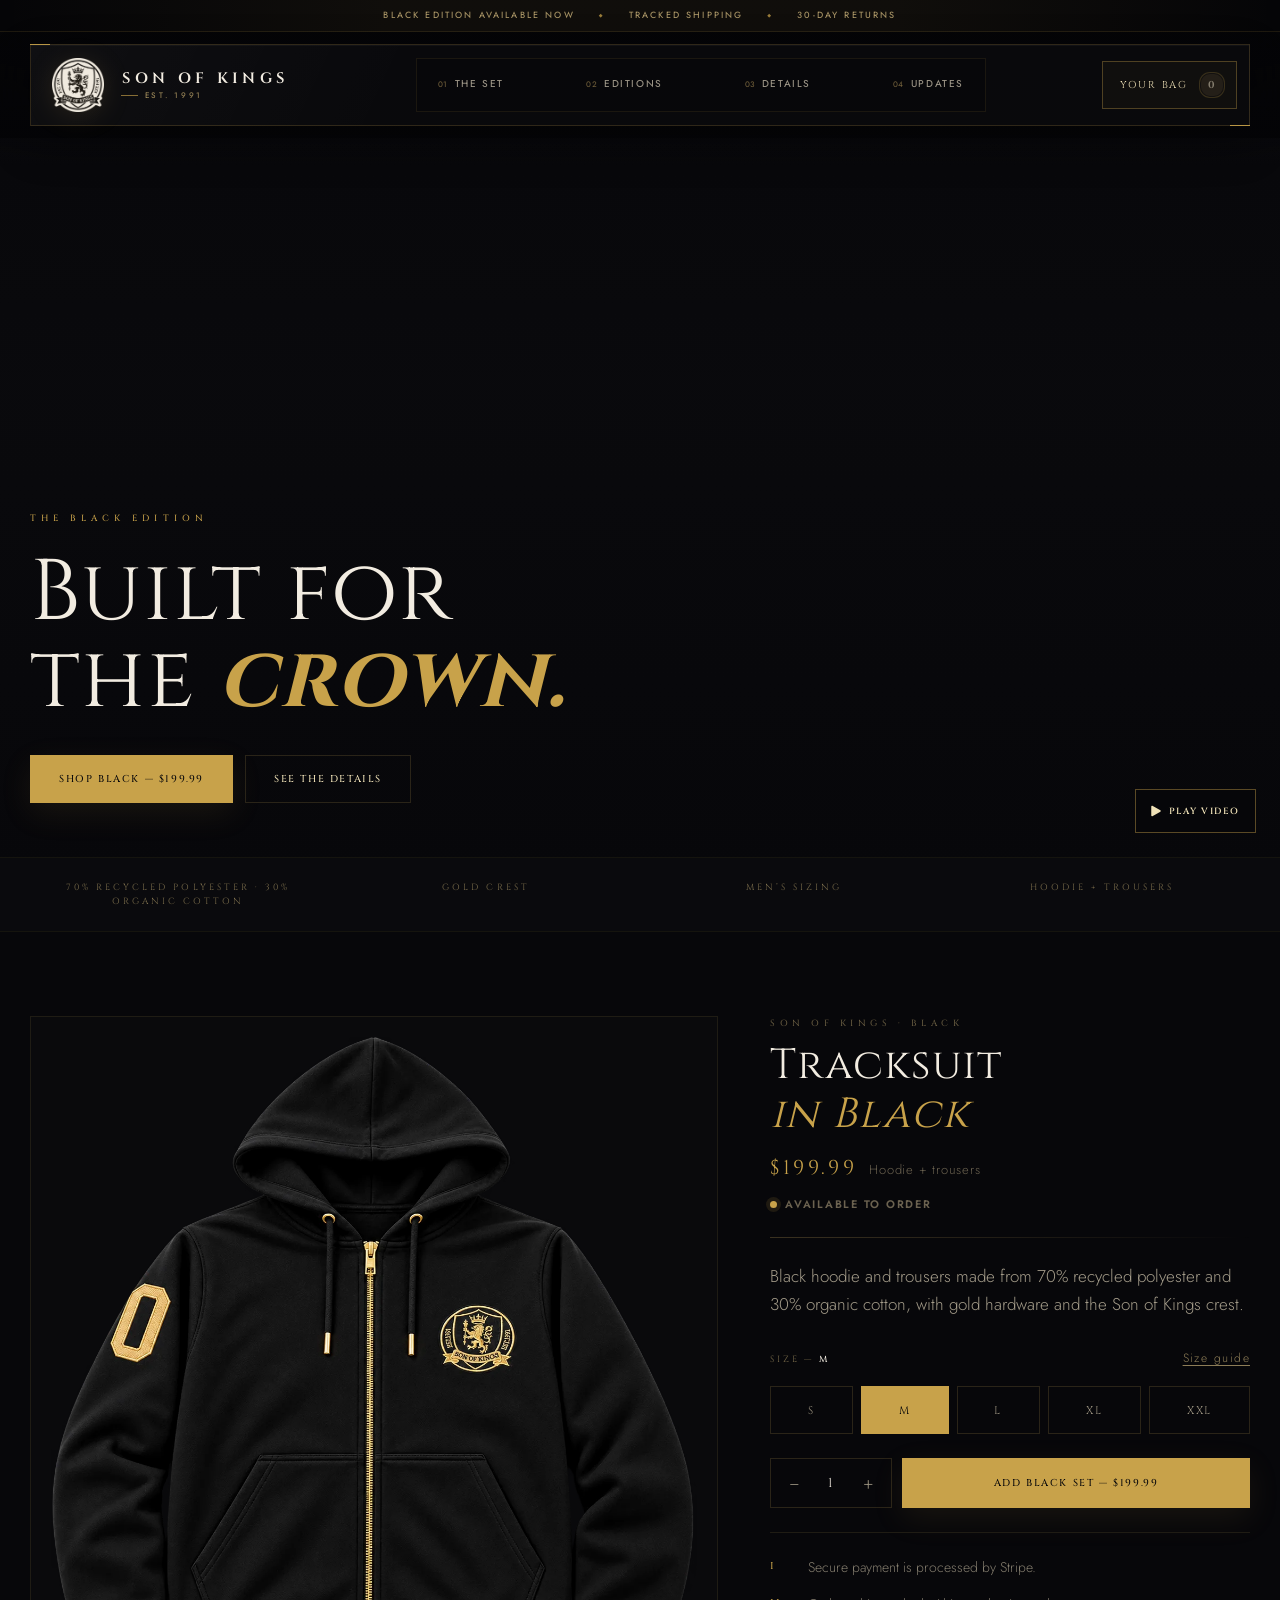
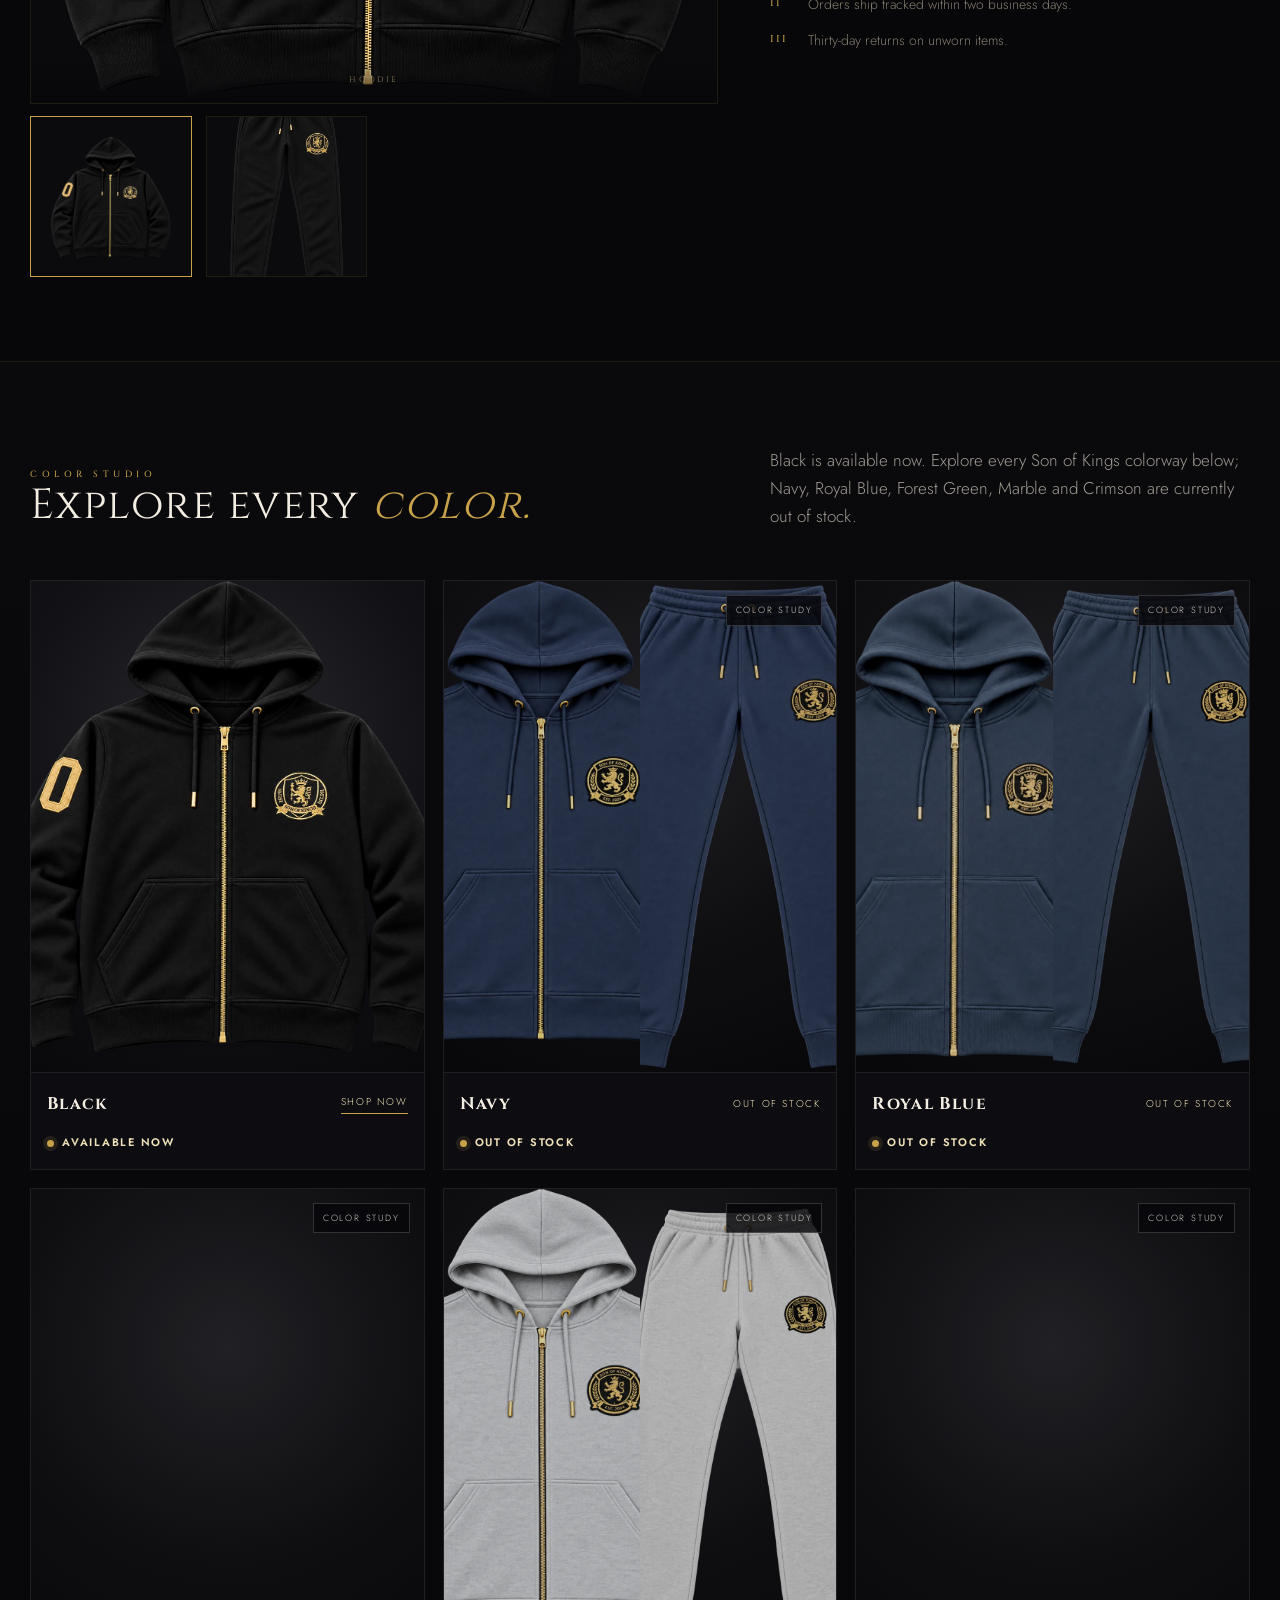
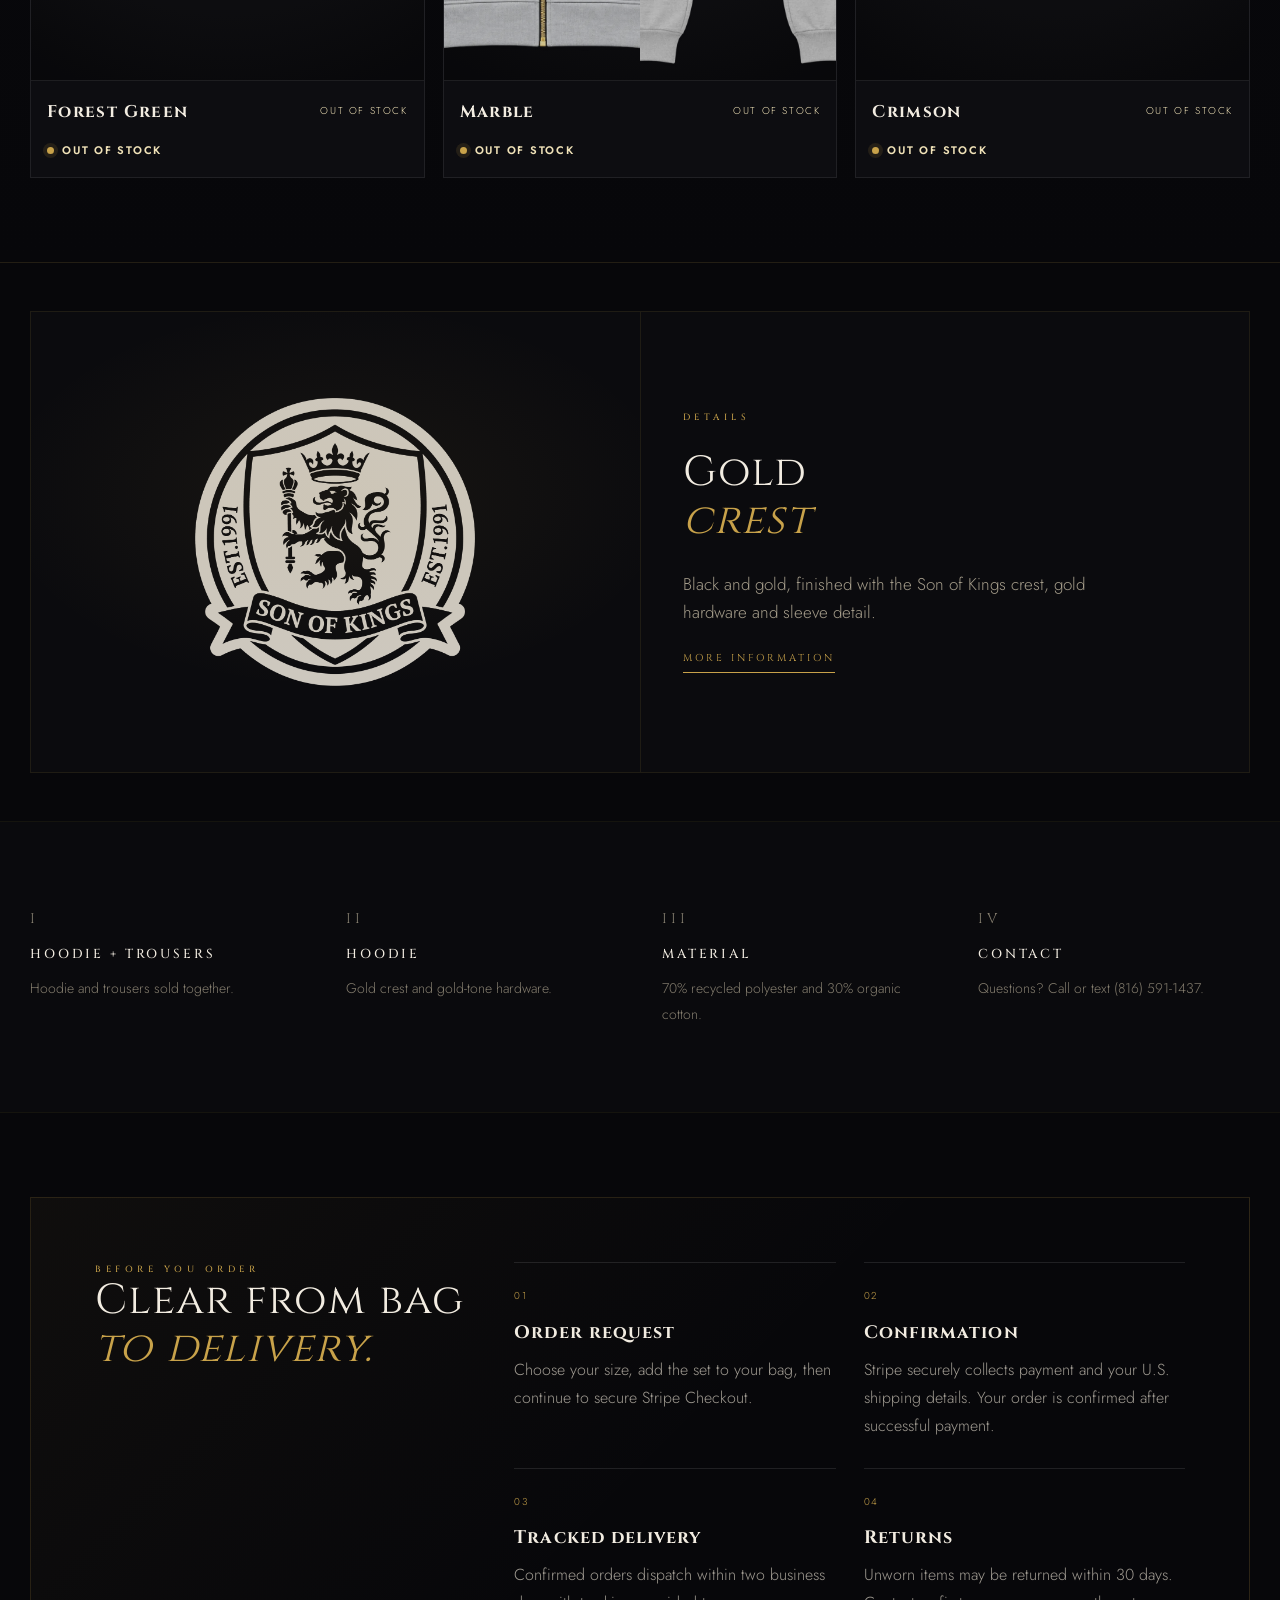
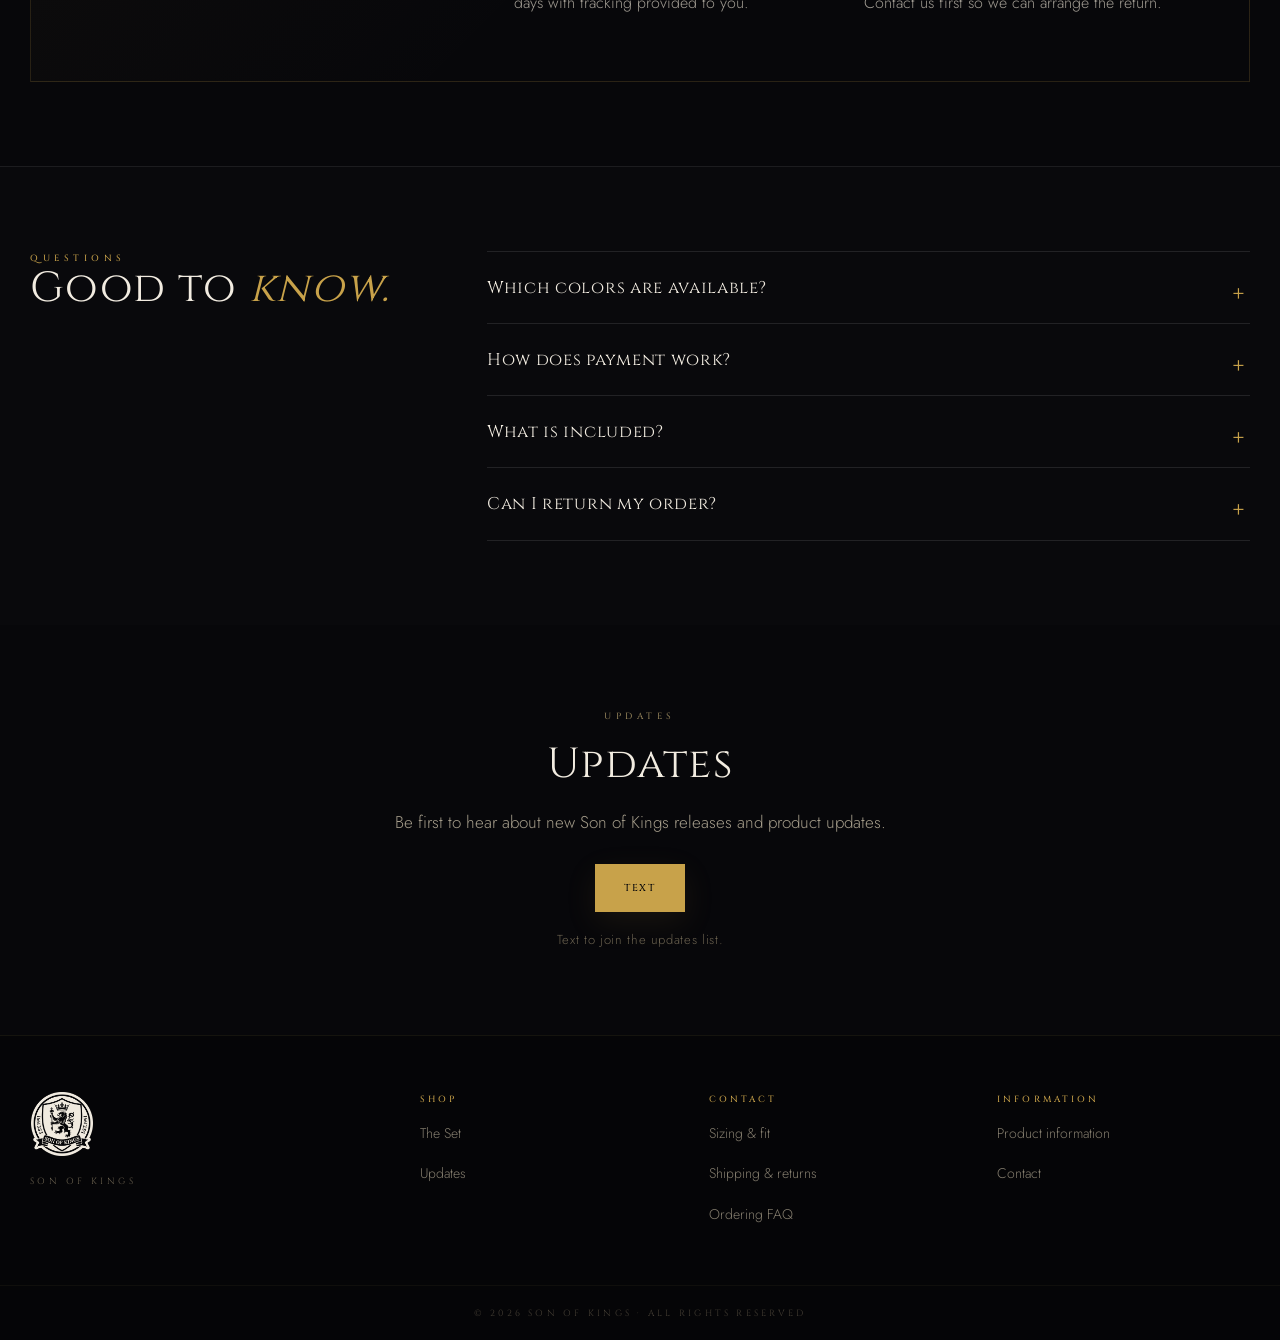
<file: index.html>
<!doctype html>
<html lang="en">
<head>
<meta charset="utf-8">
<meta name="viewport" content="width=device-width, initial-scale=1, viewport-fit=cover">
<title>Son of Kings — Black Tracksuit</title>
<meta name="description" content="Son of Kings presents the Crest Tracksuit in black: 70% recycled polyester and 30% organic cotton with signature gold detailing. $199.99.">
<meta name="theme-color" content="#07070a">
<meta name="color-scheme" content="dark">
<link rel="canonical" href="https://sonofkings.com/">

<meta property="og:type" content="website">
<meta property="og:site_name" content="Son of Kings">
<meta property="og:title" content="Son of Kings — Black Tracksuit">
<meta property="og:description" content="The Son of Kings Crest Tracksuit in black. 70% recycled polyester, 30% organic cotton, signature gold detailing.">
<meta property="og:image" content="assets/img/og-card.jpg">
<meta property="og:image:width" content="1200">
<meta property="og:image:height" content="630">
<meta name="twitter:card" content="summary_large_image">
<meta name="twitter:title" content="Son of Kings — Black Tracksuit">
<meta name="twitter:description" content="One set. Nothing else needed. An edition of one hundred and twenty.">
<meta name="twitter:image" content="assets/img/og-card.jpg">

<link rel="icon" href="assets/img/favicon.ico" sizes="any">
<link rel="apple-touch-icon" href="assets/img/apple-touch-icon.png">
<link rel="manifest" href="site.webmanifest">

<link rel="preload" href="assets/fonts/cinzel-latin.woff2" as="font" type="font/woff2" crossorigin>
<link rel="preload" href="assets/fonts/jost-latin.woff2" as="font" type="font/woff2" crossorigin>
<link rel="stylesheet" href="assets/css/site.css">
</head>
<body>

<a class="skip" href="#main">Skip to content</a>

<noscript>
  <p class="nojs-note">The bag needs JavaScript. To order without it, email
  <a href="mailto:MuhammadAsjad.RehmanHashmi@gmail.com?subject=Son%20of%20Kings%20order">MuhammadAsjad.RehmanHashmi@gmail.com</a>
  with your size.</p>
</noscript>

<p class="announce"><span>BLACK EDITION AVAILABLE NOW</span><span aria-hidden="true">◆</span><span>TRACKED SHIPPING</span><span aria-hidden="true">◆</span><span>30-DAY RETURNS</span></p>

<header class="header">
  <div class="header__bar">
    <a class="brand" href="#main" aria-label="Son of Kings — home">
      <img src="assets/img/crest@480.png" alt="" width="480" height="493" fetchpriority="high" decoding="async">
      <span class="brand__lines">
        <span class="brand__name">SON OF KINGS</span>
        <span class="brand__sub">EST. 1991</span>
      </span>
    </a>

    <nav class="nav" aria-label="Primary">
      <a href="#product"><span>01</span>The Set</a>
      <a href="#editions"><span>02</span>Editions</a>
      <a href="#atelier"><span>03</span>Details</a>
      <a href="#club"><span>04</span>Updates</a>
    </nav>

    <div class="header__actions">
      <button class="bag-btn" id="bag-open" type="button" aria-haspopup="dialog" aria-controls="bag">
        <span class="bag-btn__label">Your bag</span>
        <span class="bag-btn__count" id="bag-count" data-empty="true" aria-hidden="true">0</span>
        <span class="vh" id="bag-count-text">Bag, 0 items</span>
      </button>
      <button class="burger" id="nav-open" type="button" aria-expanded="false" aria-controls="mobile-nav">
        <span></span>
        <span class="vh">Open menu</span>
      </button>
    </div>
  </div>
</header>

<div class="mobile-nav" id="mobile-nav" role="dialog" aria-modal="true" aria-label="Menu" hidden>
  <div class="mobile-nav__top">
    <button class="icon-btn" id="nav-close" type="button">×<span class="vh">Close menu</span></button>
  </div>
  <nav class="mobile-nav__list" aria-label="Mobile">
    <a href="#product">The Set</a>
    <a href="#editions">Editions</a>
    <a href="#atelier">Details</a>
    <a href="#club">Updates</a>
  </nav>
  <div class="mobile-nav__foot">
    <p class="eyebrow"></p>
  </div>
</div>

<main id="main">

  <section class="hero" aria-labelledby="hero-title">
    <video class="hero__video" id="sok-hero-video" muted loop playsinline preload="none" aria-label="Son of Kings collection video">
      <source id="sok-hero-source" data-src="assets/sok final.mp4" type="video/mp4">
    </video>
    <button type="button" class="hero__video-play" id="sok-hero-play" aria-pressed="false" aria-label="Play background video">
      <svg width="10" height="12" viewBox="0 0 10 12" fill="none" xmlns="http://www.w3.org/2000/svg" aria-hidden="true">
        <path d="M1 1.5L9 6L1 10.5V1.5Z" fill="currentColor" stroke="currentColor" stroke-width="1.5" stroke-linecap="round" stroke-linejoin="round"/>
      </svg>
      <span>Play video</span>
    </button>
    <div class="hero__scrim" aria-hidden="true"></div>
    <div class="hero__body">
      <p class="eyebrow hero__eyebrow">THE BLACK EDITION</p>
      <h1 id="hero-title">Built for the <em>crown.</em></h1>
      <div class="hero__cta">
        <a class="btn btn--gold" href="#product">SHOP BLACK — $199.99</a>
        <a class="btn btn--ghost" href="#atelier">SEE THE DETAILS</a>
      </div>
    </div>
  </section>

  <div class="specs">
    <ul>
      <li>70% Recycled Polyester · 30% Organic Cotton</li>
      <li>Gold Crest</li>
      <li>Men’s Sizing</li>
      <li>Hoodie + Trousers</li>
    </ul>
  </div>

  <section class="section shell" id="product" aria-labelledby="product-title">
    <div class="product">

      <div class="gallery">
        <div class="gallery__stage">
          

          <figure class="plate plate--front" id="plate-front" data-active="true">
            <span class="plate__inner">
              <img class="plate__crest" src="assets/img/crest.png" alt="The Son of Kings crest: a crowned lion rampant on a shield, above a banner reading Son of Kings." width="960" height="987" decoding="async">
            </span>
            <figcaption class="plate__caption">Hoodie</figcaption>
          </figure>

          <figure class="plate plate--back" id="plate-back">
            <span class="plate__inner">
              <span class="plate__word">SON<br>OF KINGS</span>
              <img class="plate__crest" src="assets/img/crest@480.png" alt="" width="480" height="493" loading="lazy" decoding="async">
            </span>
            <figcaption class="plate__caption">Trousers</figcaption>
          </figure>

          
        </div>

        <div class="thumbs" role="group" aria-label="Choose a view">
          <button class="thumb" type="button" aria-pressed="true" data-view="front">
            <span class="plate plate--front" aria-hidden="true"><span class="plate__inner"><img class="plate__crest" src="assets/img/crest@480.png" alt="" width="480" height="493" loading="lazy" decoding="async"></span></span>
            <span class="vh">Front</span>
          </button>
          <button class="thumb" type="button" aria-pressed="false" data-view="back">
            <span class="plate plate--back" aria-hidden="true"><span class="plate__inner"><span class="plate__word">SON<br>OF KINGS</span><img class="plate__crest" src="assets/img/crest@480.png" alt="" width="480" height="493" loading="lazy" decoding="async"></span></span>
            <span class="vh">Reverse</span>
          </button>
          
        </div>
      </div>

      <div class="detail">
        <div class="detail__head">
          <p class="eyebrow">SON OF KINGS · BLACK</p>
          <h2 class="h2" id="product-title">Tracksuit<br><em>in Black</em></h2>
          <p class="detail__price">
            <b>$199.99</b>
            <span>Hoodie + trousers</span>
          </p>
          <p class="stock stock--live"><span></span>Available to order</p>
        </div>

        <div class="rule-fade"></div>

        <p class="lede" style="max-width:52ch">Black hoodie and trousers made from 70% recycled polyester and 30% organic cotton, with gold hardware and the Son of Kings crest.</p>

        <div class="sizes">
          <div class="sizes__head">
            <p class="sizes__label">Size — <b id="size-current">M</b></p>
            <button class="sizes__toggle" id="guide-toggle" type="button" aria-expanded="false" aria-controls="size-guide">Size guide</button>
          </div>

          <div class="size-list" id="size-list" role="radiogroup" aria-label="Choose a size">
            <button class="size" type="button" role="radio" aria-checked="false" data-size="S" tabindex="-1">S</button>
            <button class="size" type="button" role="radio" aria-checked="true" data-size="M">M</button>
            <button class="size" type="button" role="radio" aria-checked="false" data-size="L" tabindex="-1">L</button>
            <button class="size" type="button" role="radio" aria-checked="false" data-size="XL" tabindex="-1">XL</button>
            <button class="size" type="button" role="radio" aria-checked="false" data-size="XXL" tabindex="-1">XXL</button>
          </div>

          <div class="guide" id="size-guide" hidden>
            <p class="guide__head">Size guide — body measurements (inches)</p>
            <div class="guide__table-wrap">
              <table class="guide__table">
                <thead><tr><th>Size</th><th>Chest</th><th>Waist</th><th>Hip</th><th>Height</th></tr></thead>
                <tbody>
                  <tr><th>S</th><td>35–37.5</td><td>29–32</td><td>35–37.5</td><td>5'7"–6'0"</td></tr>
                  <tr><th>M</th><td>37.5–41</td><td>32–35</td><td>37.5–41</td><td>5'7"–6'0"</td></tr>
                  <tr><th>L</th><td>41–44</td><td>35–38</td><td>41–44</td><td>5'7"–6'0"</td></tr>
                  <tr><th>XL</th><td>44–48.5</td><td>38–43</td><td>44–47</td><td>5'7"–6'0"</td></tr>
                  <tr><th>XXL</th><td>48.5–53.5</td><td>43–47.5</td><td>47–50.5</td><td>5'7"–6'0"</td></tr>
                </tbody>
              </table>
            </div>
            <p class="guide__note">Body measurements. Between sizes: choose smaller for a closer fit or larger for a looser fit. If chest and waist suggest different sizes, use chest.</p>
          </div>
        </div>

        <div class="buy">
          <div class="qty">
            <button id="qty-dec" type="button" aria-label="Decrease quantity">&minus;</button>
            <output id="qty-value" for="qty-dec qty-inc" aria-live="polite">1</output>
            <button id="qty-inc" type="button" aria-label="Increase quantity">+</button>
          </div>
          <button class="btn btn--gold" id="add-to-bag" type="button">Add Black set — $199.99</button>
        </div>

        <ul class="terms" id="terms">
          <li><b>I</b><span>Secure payment is processed by Stripe.</span></li>
          <li><b>II</b><span>Orders ship tracked within two business days.</span></li>
          <li><b>III</b><span>Thirty-day returns on unworn items.</span></li>
        </ul>
      </div>
    </div>
  </section>

  <section class="section editions" id="editions" aria-labelledby="editions-title">
    <div class="shell">
      <div class="editions__head">
        <div>
          <p class="eyebrow eyebrow--gold">Color studio</p>
          <h2 class="h2" id="editions-title">What comes <em>next.</em></h2>
        </div>
        <p class="lede">Black is the only released edition. These color studies are previews—not sold-out inventory. Join the updates list to hear when a color is actually released.</p>
      </div>

      <div class="edition-grid">
        <article class="edition-card edition-card--available">
          <div class="edition-card__art edition-card__art--black">
            <img src="assets/img/black-hoodie.webp" alt="Black Son of Kings hoodie" loading="lazy" decoding="async">
          </div>
          <div class="edition-card__body"><h3>Black</h3><a href="#product">Shop now</a></div>
          <p class="stock stock--live"><span></span>Available now</p>
        </article>

        <article class="edition-card">
          <div class="edition-card__art"><img src="assets/enhanced/navy-hoodie.webp" alt="Navy Son of Kings hoodie" loading="lazy" decoding="async"><img src="assets/enhanced/navy-pants.webp" alt="Navy Son of Kings trousers" loading="lazy" decoding="async"></div>
          <div class="edition-card__body"><h3>Navy</h3><span>Preview</span></div>
        </article>
        <article class="edition-card">
          <div class="edition-card__art"><img src="assets/enhanced/blue-hoodie.webp" alt="Blue Son of Kings hoodie" loading="lazy" decoding="async"><img src="assets/enhanced/blue-pants.webp" alt="Blue Son of Kings trousers" loading="lazy" decoding="async"></div>
          <div class="edition-card__body"><h3>Royal Blue</h3><span>Preview</span></div>
        </article>
        <article class="edition-card">
          <div class="edition-card__art"><img src="assets/enhanced/green-hoodie.webp" alt="Green Son of Kings hoodie" loading="lazy" decoding="async"><img src="assets/enhanced/green-pants.webp" alt="Green Son of Kings trousers" loading="lazy" decoding="async"></div>
          <div class="edition-card__body"><h3>Forest Green</h3><span>Preview</span></div>
        </article>
        <article class="edition-card">
          <div class="edition-card__art"><img src="assets/enhanced/marble-hoodie.webp" alt="Marble Son of Kings hoodie" loading="lazy" decoding="async"><img src="assets/enhanced/marble-pants.webp" alt="Marble Son of Kings trousers" loading="lazy" decoding="async"></div>
          <div class="edition-card__body"><h3>Marble</h3><span>Preview</span></div>
        </article>
        <article class="edition-card">
          <div class="edition-card__art"><img src="assets/enhanced/red-hoodie.webp" alt="Red Son of Kings hoodie" loading="lazy" decoding="async"><img src="assets/enhanced/red-pants.webp" alt="Red Son of Kings trousers" loading="lazy" decoding="async"></div>
          <div class="edition-card__body"><h3>Crimson</h3><span>Preview</span></div>
        </article>
      </div>
    </div>
  </section>

  <section class="section section--tight shell" id="atelier" aria-labelledby="atelier-title">
    <div class="atelier">
      <div class="atelier__art">
        <img src="assets/img/crest.png" alt="" width="960" height="987" loading="lazy" decoding="async">
      </div>
      <div class="atelier__body">
        <p class="eyebrow eyebrow--gold">Details</p>
        <h2 class="h2" id="atelier-title">Gold<br><em>crest</em></h2>
        <p class="lede" style="max-width:44ch">Black and gold, finished with the Son of Kings crest, gold hardware and sleeve detail.</p>
        <a class="link-rule" href="#heritage">More information</a>
      </div>
    </div>
  </section>

  <section class="heritage" id="heritage" aria-labelledby="heritage-title">
    <div class="section shell">
      <h2 class="vh" id="heritage-title">Product information</h2>
      <div class="heritage__grid">
        <div class="heritage__item">
          <p class="heritage__num">I</p>
          <h3>Hoodie + trousers</h3>
          <p>Hoodie and trousers sold together.</p>
        </div>
        <div class="heritage__item">
          <p class="heritage__num">II</p>
          <h3>Hoodie</h3>
          <p>Gold crest and gold-tone hardware.</p>
        </div>
        <div class="heritage__item">
          <p class="heritage__num">III</p>
          <h3>Material</h3>
          <p>70% recycled polyester and 30% organic cotton.</p>
        </div>
        <div class="heritage__item">
          <p class="heritage__num">IV</p>
          <h3>Contact</h3>
          <p>Questions? Call or text (816) 591-1437.</p>
        </div>
      </div>
    </div>
  </section>

  <section class="section shell" id="service" aria-labelledby="service-title">
    <div class="service">
      <div class="service__head">
        <p class="eyebrow eyebrow--gold">Before you order</p>
        <h2 class="h2" id="service-title">Clear from bag<br><em>to delivery.</em></h2>
      </div>
      <div class="service__grid">
        <article><span>01</span><h3>Order request</h3><p>Choose your size, add the set to your bag, then continue to secure Stripe Checkout.</p></article>
        <article><span>02</span><h3>Confirmation</h3><p>Stripe securely collects payment and your U.S. shipping details. Your order is confirmed after successful payment.</p></article>
        <article><span>03</span><h3>Tracked delivery</h3><p>Confirmed orders dispatch within two business days with tracking provided to you.</p></article>
        <article><span>04</span><h3>Returns</h3><p>Unworn items may be returned within 30 days. Contact us first so we can arrange the return.</p></article>
      </div>
    </div>
  </section>

  <section class="section faq" id="faq" aria-labelledby="faq-title">
    <div class="shell faq__inner">
      <div><p class="eyebrow eyebrow--gold">Questions</p><h2 class="h2" id="faq-title">Good to <em>know.</em></h2></div>
      <div class="faq__list">
        <details><summary>Is Black the only edition for sale?</summary><p>Yes. Black is the only released edition currently available to order. The other colors shown are previews of possible future releases.</p></details>
        <details><summary>How does payment work?</summary><p>Payment is completed securely through Stripe Checkout. Son of Kings does not collect or store your card details.</p></details>
        <details><summary>What is included?</summary><p>One Black Edition hoodie and one matching pair of trousers. They are sold together as a set.</p></details>
        <details><summary>Can I return my order?</summary><p>Yes. Unworn items can be returned within 30 days. Contact us before sending anything back.</p></details>
      </div>
    </div>
  </section>

  <section class="section shell" id="club" aria-labelledby="club-title">
    <div class="club">
      <p class="eyebrow">Updates</p>
      <h2 class="h2" id="club-title" style="max-width:22ch">Updates</h2>
      <p class="lede">Be first to hear about new Son of Kings releases and product updates.</p>
      <div class="club__actions">
        <a class="btn btn--gold" id="club-sms" href="#">Text</a>
      </div>
      <p class="club__note" id="club-note">Opens a message with your request ready to send.</p>
    </div>
  </section>

</main>

<footer class="footer">
  <div class="footer__grid shell">
    <div class="footer__brand">
      <img src="assets/img/crest@480.png" alt="" width="480" height="493" loading="lazy" decoding="async">
      <p>Son of Kings<br></p>
    </div>
    <nav class="footer__col" aria-labelledby="f-shop">
      <h2 id="f-shop">Shop</h2>
      <a href="#product">The Set</a>
      <a href="#club">Updates</a>
    </nav>
    <nav class="footer__col" aria-labelledby="f-care">
      <h2 id="f-care">Contact</h2>
      <a href="#size-guide" data-open-guide>Sizing &amp; fit</a>
      <a href="#service">Shipping &amp; returns</a>
      <a href="#faq">Ordering FAQ</a>
    </nav>
    <nav class="footer__col" aria-labelledby="f-house">
      <h2 id="f-house">Information</h2>
      <a href="#heritage">Product information</a>
      <a href="sms:+18165911437">Contact</a>
    </nav>
  </div>
  <p class="footer__base">© <span id="year">2026</span> Son of Kings · All rights reserved</p>
</footer>

<div class="bag" id="bag" role="dialog" aria-modal="true" aria-labelledby="bag-title" hidden>
  <div class="bag__scrim" data-bag-close></div>
  <aside class="bag__panel">
    <div class="bag__head">
      <h2 id="bag-title">Your bag</h2>
      <button class="icon-btn" id="bag-close" type="button">×<span class="vh">Close bag</span></button>
    </div>
    <div class="bag__body" id="bag-body"></div>
    <div class="bag__foot">
      <p class="bag__total"><span>Subtotal</span><span id="bag-total">$0.00</span></p>
      <p class="bag__note">Secure checkout powered by Stripe. Shipping address and payment details are collected at checkout.</p>
      <button class="btn btn--gold btn--block" id="checkout" type="button">Secure checkout</button>
      <a class="btn btn--ghost btn--block" id="checkout-sms" href="#">Text order request</a>
    </div>
  </aside>
</div>

<div class="buybar" id="buybar" aria-hidden="true">
  <p class="buybar__price"><b>$199.99</b><span id="buybar-size">Size M</span></p>
  <button class="btn btn--gold" id="buybar-add" type="button" tabindex="-1">Add to bag</button>
</div>

<p class="toast" id="toast" role="status" aria-live="polite"></p>

<script type="application/ld+json">
{
  "@context": "https://schema.org",
  "@type": "Product",
  "name": "Son of Kings Crest Tracksuit in Black",
  "brand": { "@type": "Brand", "name": "Son of Kings" },
  "description": "Black hoodie and trouser tracksuit made from 70% recycled polyester and 30% organic cotton with signature gold Son of Kings detailing.",
  "image": "assets/img/og-card.jpg",
  "material": "70% recycled polyester / 30% organic cotton",
  "color": "Black",
  "offers": {
    "@type": "Offer",
    "price": "199.99",
    "priceCurrency": "USD",
    "availability": "https://schema.org/InStock",
    "itemCondition": "https://schema.org/NewCondition"
  }
}
</script>

<script src="assets/js/site.js" defer></script>
</body>
</html>
</file>
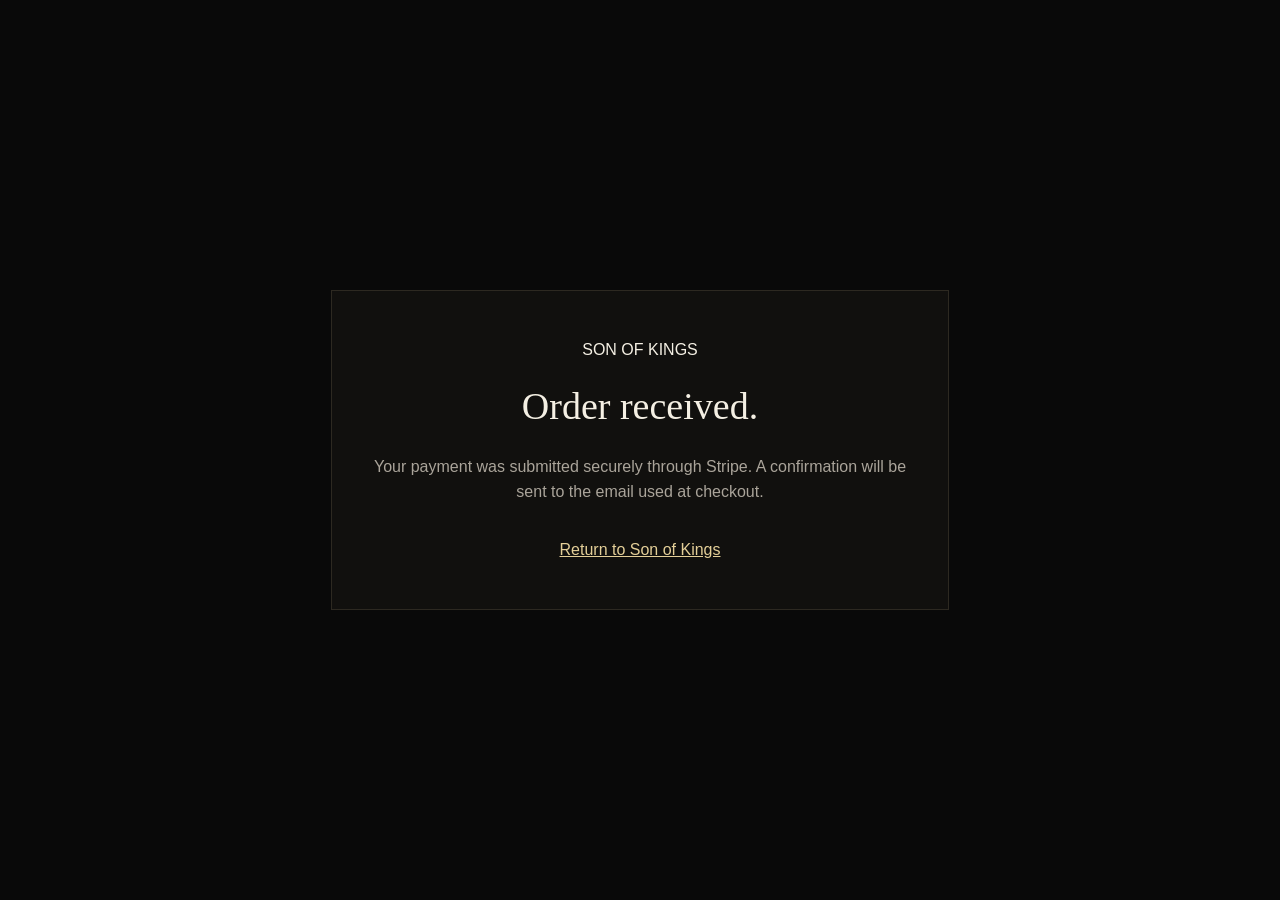
<file: checkout/success.html>
<!doctype html><html><head><meta charset="utf-8"><meta name="viewport" content="width=device-width,initial-scale=1"><title>Order received — Son of Kings</title><style>body{margin:0;background:#090909;color:#f4efe3;font-family:Arial,sans-serif;display:grid;place-items:center;min-height:100vh;text-align:center}.box{max-width:560px;padding:50px 28px;border:1px solid #2d2921;background:#11100e}h1{font-family:Georgia,serif;font-weight:400;font-size:38px}p{color:#aaa49a;line-height:1.6}a{display:inline-block;margin-top:20px;color:#e4cf98}</style></head><body><div class="box"><div>SON OF KINGS</div><h1>Order received.</h1><p>Your payment was submitted securely through Stripe. A confirmation will be sent to the email used at checkout.</p><a href="/">Return to Son of Kings</a></div><script>try{localStorage.removeItem('sok.bag.v2')}catch(e){}</script></body></html>
</file>
<file: assets/css/site.css>
/* ==========================================================================
   Son of Kings — house stylesheet
   Dark ground, gold hairlines, Cinzel display over Jost text.
   Mobile-first: single column by default, layout widens at 700 / 900 / 1100.
   ========================================================================== */

/* ---------- Fonts (self-hosted, no third-party requests) ---------- */
@font-face {
  font-family: 'Cinzel';
  font-style: normal;
  font-weight: 400 900;
  font-display: swap;
  src: url('../fonts/cinzel-latin.woff2') format('woff2');
  unicode-range: U+0000-00FF, U+0131, U+0152-0153, U+02BB-02BC, U+02C6, U+02DA,
    U+02DC, U+0304, U+0308, U+0329, U+2000-206F, U+20AC, U+2122, U+2191, U+2193,
    U+2212, U+2215, U+FEFF, U+FFFD;
}
@font-face {
  font-family: 'Cinzel';
  font-style: normal;
  font-weight: 400 900;
  font-display: swap;
  src: url('../fonts/cinzel-latin-ext.woff2') format('woff2');
  unicode-range: U+0100-02BA, U+02BD-02C5, U+02C7-02CC, U+02CE-02D7, U+02DD-02FF,
    U+0304, U+0308, U+0329, U+1D00-1DBF, U+1E00-1E9F, U+1EF2-1EFF, U+2020,
    U+20A0-20AB, U+20AD-20C0, U+2113, U+2C60-2C7F, U+A720-A7FF;
}
@font-face {
  font-family: 'Jost';
  font-style: normal;
  font-weight: 200 600;
  font-display: swap;
  src: url('../fonts/jost-latin.woff2') format('woff2');
  unicode-range: U+0000-00FF, U+0131, U+0152-0153, U+02BB-02BC, U+02C6, U+02DA,
    U+02DC, U+0304, U+0308, U+0329, U+2000-206F, U+20AC, U+2122, U+2191, U+2193,
    U+2212, U+2215, U+FEFF, U+FFFD;
}
@font-face {
  font-family: 'Jost';
  font-style: normal;
  font-weight: 200 600;
  font-display: swap;
  src: url('../fonts/jost-latin-ext.woff2') format('woff2');
  unicode-range: U+0100-02BA, U+02BD-02C5, U+02C7-02CC, U+02CE-02D7, U+02DD-02FF,
    U+0304, U+0308, U+0329, U+1D00-1DBF, U+1E00-1E9F, U+1EF2-1EFF, U+2020,
    U+20A0-20AB, U+20AD-20C0, U+2113, U+2C60-2C7F, U+A720-A7FF;
}

/* ---------- Tokens ---------- */
:root {
  --ink:        #07070a;
  --ink-raised: #0a0a0d;
  --ink-panel:  #0b0b0e;
  --ink-deep:   #050507;

  --rule:       #15140e;
  --rule-lit:   #1f1c14;
  --rule-edge:  #2a2418;

  --cream:      #f2ece1;
  --body:       #a39b89;
  --muted:      #847d6e;
  --faint:      #6b6250;

  --gold:       #c8a24a;
  --gold-lit:   #f0e2b8;
  --gold-dim:   #8d7d57;

  --display: 'Cinzel', 'Times New Roman', Georgia, serif;
  --text: 'Jost', ui-sans-serif, system-ui, -apple-system, 'Segoe UI', sans-serif;

  --shell: 1360px;
  --gut: 20px;
  --header-h: 68px;

  --ease: cubic-bezier(.22, .61, .36, 1);
}

@media (min-width: 700px) { :root { --gut: 30px; --header-h: 78px; } }

/* ---------- Reset ---------- */
*, *::before, *::after { box-sizing: border-box; }
* { margin: 0; padding: 0; }

html {
  background: var(--ink);
  -webkit-text-size-adjust: 100%;
  scroll-behavior: smooth;
  /* Anchored sections must clear the sticky header. */
  scroll-padding-top: calc(var(--header-h) + 12px);
}

body {
  background: var(--ink);
  color: var(--cream);
  font-family: var(--text);
  font-weight: 300;
  font-size: 16px;
  line-height: 1.6;
  min-height: 100svh;
  overflow-x: hidden;
  -webkit-font-smoothing: antialiased;
  text-rendering: optimizeLegibility;
}

/* height:auto lets the width/height attributes act purely as an aspect-ratio
   hint; without it the attribute height wins and images stretch. */
img, svg { display: block; max-width: 100%; height: auto; }
button, input, select, textarea { font: inherit; color: inherit; }
button { background: none; border: none; cursor: pointer; }
ul, ol { list-style: none; }

a { color: var(--gold); text-decoration: none; transition: color .2s var(--ease); }
a:hover { color: var(--gold-lit); }

::selection { background: var(--gold); color: var(--ink); }

:focus-visible {
  outline: 2px solid var(--gold);
  outline-offset: 3px;
  border-radius: 1px;
}
:focus:not(:focus-visible) { outline: none; }

@media (prefers-reduced-motion: reduce) {
  html { scroll-behavior: auto; }
  *, *::before, *::after {
    animation-duration: .01ms !important;
    animation-iteration-count: 1 !important;
    transition-duration: .01ms !important;
  }
}

/* ---------- Primitives ---------- */
.shell {
  width: 100%;
  max-width: var(--shell);
  margin-inline: auto;
  padding-inline: var(--gut);
}

.skip {
  position: absolute;
  left: 12px;
  top: -100px;
  z-index: 200;
  background: var(--gold);
  color: var(--ink);
  padding: 12px 20px;
  font-family: var(--display);
  font-size: 11px;
  letter-spacing: .24em;
  text-transform: uppercase;
  transition: top .2s var(--ease);
}
.skip:focus { top: 12px; color: var(--ink); }

.eyebrow {
  font-family: var(--display);
  font-size: 9px;
  font-weight: 500;
  letter-spacing: .5em;
  text-transform: uppercase;
  color: var(--gold-dim);
}
.eyebrow--gold { color: var(--gold); }

.h2 {
  font-family: var(--display);
  font-weight: 400;
  font-size: clamp(25px, 4.4vw, 42px);
  line-height: 1.16;
  letter-spacing: .03em;
  text-wrap: balance;
}
.h2 em { font-style: italic; color: var(--gold); }

.lede {
  font-size: clamp(15px, 1.4vw, 17px);
  line-height: 1.9;
  color: var(--body);
  text-wrap: pretty;
}

.rule-fade { height: 1px; background: linear-gradient(90deg, #3a3120, transparent); }

/* Buttons — 48px minimum hit area on every touch target. */
.btn {
  display: inline-flex;
  align-items: center;
  justify-content: center;
  gap: 10px;
  min-height: 48px;
  padding: 14px 28px;
  font-family: var(--display);
  font-weight: 600;
  font-size: 10px;
  letter-spacing: .3em;
  text-transform: uppercase;
  text-align: center;
  border: 1px solid transparent;
  transition: background .22s var(--ease), color .22s var(--ease),
              border-color .22s var(--ease);
}
.btn--gold { background: var(--gold); color: var(--ink); }
.btn--gold:hover { background: var(--gold-lit); color: var(--ink); }
.btn--ghost { border-color: var(--rule-edge); color: var(--gold-lit); }
.btn--ghost:hover { border-color: var(--gold); background: #100e09; color: var(--gold-lit); }
.btn--block { width: 100%; }
.btn[disabled], .btn[aria-disabled='true'] { opacity: .45; cursor: not-allowed; pointer-events: none; }

.link-rule {
  display: inline-block;
  align-self: flex-start;
  border-bottom: 1px solid var(--gold);
  padding-bottom: 6px;
  font-family: var(--display);
  font-size: 10px;
  letter-spacing: .3em;
  text-transform: uppercase;
  color: var(--gold);
  transition: color .2s var(--ease), border-color .2s var(--ease);
}
.link-rule:hover { color: var(--cream); border-color: var(--cream); }

.vh {
  position: absolute !important;
  width: 1px; height: 1px;
  margin: -1px; padding: 0;
  overflow: hidden;
  clip: rect(0 0 0 0);
  clip-path: inset(50%);
  white-space: nowrap;
}

/* ---------- Announcement ---------- */
.announce {
  background: var(--ink-raised);
  border-bottom: 1px solid #17150f;
  text-align: center;
  padding: 10px var(--gut);
  font-family: var(--display);
  font-size: 8px;
  letter-spacing: .38em;
  color: var(--gold-dim);
  text-transform: uppercase;
}
@media (min-width: 700px) { .announce { font-size: 9px; letter-spacing: .5em; padding: 11px 20px; } }

/* ---------- Header ---------- */
.header {
  position: sticky;
  top: 0;
  z-index: 40;
  background: rgba(7, 7, 10, .9);
  -webkit-backdrop-filter: blur(14px);
  backdrop-filter: blur(14px);
  border-bottom: 1px solid var(--rule);
}
.header__bar {
  max-width: var(--shell);
  margin-inline: auto;
  padding: 10px var(--gut);
  display: flex;
  align-items: center;
  gap: 16px;
  min-height: var(--header-h);
}
.brand {
  display: flex;
  align-items: center;
  gap: 10px;
  min-width: 0;
  flex: 0 1 auto;
  color: var(--cream);
}
.brand:hover { color: var(--cream); }
.brand img { height: 38px; width: 38px; flex: none; object-fit: contain; }
.brand__lines { display: flex; flex-direction: column; min-width: 0; }
.brand__name,
.brand__sub {
  display: block;
  font-family: var(--display);
  line-height: 1;
  white-space: nowrap;
}
.brand__name {
  font-weight: 700;
  font-size: 12px;
  letter-spacing: .22em;
  padding-left: .22em;
}
.brand__sub {
  font-size: 7px;
  letter-spacing: .34em;
  color: #7d6f4d;
  margin-top: 5px;
  padding-left: .34em;
}
/* Below ~360px the tagline is the first thing to go. */
@media (max-width: 359px) {
  .brand img { height: 34px; width: 34px; }
  .brand__sub { display: none; }
}

/* Availability + color edition catalog */
.stock {
  display: flex;
  align-items: center;
  gap: 8px;
  margin: 0;
  color: var(--faint);
  font-size: 11px;
  font-weight: 600;
  letter-spacing: .16em;
  text-transform: uppercase;
}
.stock span {
  width: 7px;
  height: 7px;
  border-radius: 50%;
  background: var(--gold);
  box-shadow: 0 0 0 4px rgba(200,162,74,.12);
}

.editions {
  border-block: 1px solid rgba(200,162,74,.13);
  background: linear-gradient(180deg, #0a0a0d, #07070a);
}
.editions__head {
  display: grid;
  gap: 20px;
  margin-bottom: 38px;
}
.editions__head .lede { max-width: 50ch; color: #9f9a91; }
.edition-grid { display: grid; grid-template-columns: repeat(2, minmax(0, 1fr)); gap: 12px; }
.edition-card {
  position: relative;
  min-width: 0;
  overflow: hidden;
  border: 1px solid rgba(255,255,255,.08);
  background: #0d0d11;
}
.edition-card:not(.edition-card--available)::after {
  content: "COLOR STUDY";
  position: absolute;
  top: 14px;
  right: 14px;
  padding: 7px 9px;
  color: #d1cbc0;
  border: 1px solid rgba(255,255,255,.17);
  background: rgba(7,7,10,.82);
  font-size: 9px;
  letter-spacing: .2em;
}
.edition-card__art {
  display: grid;
  grid-template-columns: 1fr 1fr;
  align-items: end;
  aspect-ratio: 4 / 5;
  overflow: hidden;
  background: radial-gradient(circle at 50% 32%, #27272d 0, #121216 54%, #09090c 100%);
}
.edition-card__art img { width: 100%; height: 100%; object-fit: cover; min-width: 0; }
.edition-card:not(.edition-card--available) .edition-card__art { filter: saturate(.86) brightness(.84); }
.edition-card__art--black { display: block; }
.edition-card__art--black img { object-position: center; }
.edition-card__body {
  display: flex;
  align-items: center;
  justify-content: space-between;
  gap: 10px;
  padding: 17px 16px;
  border-top: 1px solid rgba(255,255,255,.07);
}
.edition-card__body h3 { margin: 0; font-family: var(--display); font-size: 17px; letter-spacing: .08em; }
.edition-card__body a,
.edition-card__body span { color: var(--gold-lit); font-size: 10px; letter-spacing: .16em; text-transform: uppercase; }
.edition-card__body a { padding-bottom: 3px; border-bottom: 1px solid var(--gold); }
.edition-card > .stock { padding: 0 16px 17px; color: var(--gold-lit); }

@media (min-width: 700px) {
  .editions__head { grid-template-columns: 1.2fr .8fr; align-items: end; margin-bottom: 50px; }
  .edition-grid { grid-template-columns: repeat(3, minmax(0, 1fr)); gap: 18px; }
}
@media (max-width: 480px) {
  .edition-grid { grid-template-columns: 1fr; }
  .edition-card__art { aspect-ratio: 1 / 1; }
}

.service {
  display: grid;
  gap: 42px;
  padding: clamp(28px, 5vw, 64px);
  border: 1px solid rgba(200,162,74,.17);
  background: linear-gradient(135deg, rgba(200,162,74,.045), transparent 54%);
}
.service__grid { display: grid; gap: 28px; }
.service__grid article { padding-top: 18px; border-top: 1px solid rgba(255,255,255,.1); }
.service__grid span { color: var(--gold); font-size: 10px; letter-spacing: .18em; }
.service__grid h3 { margin: 12px 0 8px; font-family: var(--display); font-size: 18px; letter-spacing: .06em; }
.service__grid p { margin: 0; color: #9f9a91; line-height: 1.75; }

.faq { border-top: 1px solid rgba(255,255,255,.08); background: #09090c; }
.faq__inner { display: grid; gap: 34px; }
.faq__list { border-top: 1px solid rgba(255,255,255,.1); }
.faq details { border-bottom: 1px solid rgba(255,255,255,.1); }
.faq summary {
  position: relative;
  padding: 22px 42px 22px 0;
  cursor: pointer;
  color: var(--cream);
  font-family: var(--display);
  font-size: 17px;
  letter-spacing: .04em;
  list-style: none;
}
.faq summary::-webkit-details-marker { display: none; }
.faq summary::after { content: "+"; position: absolute; right: 4px; color: var(--gold); font-family: var(--text); font-size: 22px; }
.faq details[open] summary::after { content: "−"; }
.faq details p { max-width: 65ch; margin: 0; padding: 0 42px 24px 0; color: #9f9a91; line-height: 1.75; }

@media (min-width: 760px) {
  .service { grid-template-columns: .72fr 1.28fr; }
  .service__grid { grid-template-columns: repeat(2, minmax(0, 1fr)); }
  .faq__inner { grid-template-columns: .68fr 1.32fr; gap: 64px; }
}
@media (min-width: 480px) {
  .brand img { height: 42px; width: 42px; }
  .brand__name { font-size: 13px; letter-spacing: .3em; padding-left: .3em; }
  .brand__sub { font-size: 7px; letter-spacing: .44em; padding-left: .44em; }
}
@media (min-width: 700px) {
  .brand { gap: 12px; }
  .brand img { height: 50px; width: 50px; }
  .brand__name { font-size: 15px; letter-spacing: .34em; padding-left: .34em; }
  .brand__sub { font-size: 8px; letter-spacing: .5em; padding-left: .5em; }
}

.nav { display: none; }
@media (min-width: 900px) {
  .nav {
    display: flex;
    gap: 26px;
    flex: 1;
    justify-content: center;
    font-family: var(--display);
    font-size: 10px;
    letter-spacing: .26em;
    text-transform: uppercase;
  }
  .nav a { color: #968e7c; padding: 6px 0; }
  .nav a:hover, .nav a[aria-current='true'] { color: var(--cream); }
}

.header__actions { display: flex; align-items: center; gap: 8px; margin-left: auto; flex: none; }
.header__bar > .brand { margin-right: auto; }

.bag-btn {
  display: inline-flex;
  align-items: center;
  gap: 8px;
  min-height: 44px;
  padding: 10px 14px;
  border: 1px solid var(--rule-edge);
  color: var(--gold-lit);
  font-family: var(--display);
  font-size: 10px;
  letter-spacing: .2em;
  text-transform: uppercase;
  transition: border-color .2s var(--ease), background .2s var(--ease);
}
.bag-btn:hover { border-color: var(--gold); background: #100e09; }
.bag-btn__count {
  min-width: 20px;
  height: 20px;
  display: inline-grid;
  place-items: center;
  padding: 0 5px;
  background: var(--gold);
  color: var(--ink);
  font-size: 10px;
  font-weight: 700;
  letter-spacing: 0;
  border-radius: 10px;
}
.bag-btn__count[data-empty='true'] { background: #241f18; color: var(--muted); }
.bag-btn__label { display: none; }
@media (min-width: 360px) { .bag-btn__label { display: inline; } }

.burger {
  display: inline-grid;
  place-items: center;
  width: 46px;
  height: 46px;
  border: 1px solid var(--rule-edge);
  color: var(--gold-lit);
}
.burger:hover { border-color: var(--gold); }
.burger span {
  display: block;
  width: 17px;
  height: 1px;
  background: currentColor;
  box-shadow: 0 -5px 0 currentColor, 0 5px 0 currentColor;
}
@media (min-width: 900px) { .burger { display: none; } }

/* Mobile nav sheet */
.mobile-nav {
  position: fixed;
  inset: 0;
  z-index: 70;
  background: rgba(5, 5, 7, .985);
  -webkit-backdrop-filter: blur(20px);
  backdrop-filter: blur(20px);
  display: flex;
  flex-direction: column;
  padding: 18px var(--gut) calc(30px + env(safe-area-inset-bottom, 0px));
  padding-top: calc(18px + env(safe-area-inset-top, 0px));
}
.mobile-nav[hidden] { display: none !important; }
.mobile-nav__top { display: flex; justify-content: flex-end; }
.mobile-nav__list {
  display: flex;
  flex-direction: column;
  gap: 4px;
  margin-top: 24px;
}
.mobile-nav__list a {
  font-family: var(--display);
  font-size: 15px;
  letter-spacing: .24em;
  text-transform: uppercase;
  color: var(--cream);
  padding: 18px 2px;
  border-bottom: 1px solid var(--rule);
}
.mobile-nav__list a:hover { color: var(--gold); }
.mobile-nav__foot { margin-top: auto; padding-top: 28px; }

.icon-btn {
  display: inline-grid;
  place-items: center;
  width: 46px;
  height: 46px;
  color: var(--muted);
  font-size: 24px;
  line-height: 1;
  border: 1px solid transparent;
}
.icon-btn:hover { color: var(--gold); border-color: var(--rule-edge); }

/* ---------- Hero ---------- */
.hero {
  position: relative;
  display: flex;
  align-items: flex-end;
  min-height: min(84svh, 720px);
  border-bottom: 1px solid var(--rule);
  background: var(--ink-raised);
  overflow: hidden;
}
.hero__art {
  position: absolute;
  inset: 0;
  display: grid;
  place-items: center;
  background:
    radial-gradient(120% 90% at 50% 8%, #16140e 0%, #0a0a0d 55%, #07070a 100%);
}
.hero__art img {
  width: min(58%, 420px);
  opacity: .12;
  filter: saturate(0);
  transform: translateY(-6%);
}
.hero__video {
  position: absolute;
  inset: 0;
  width: 100%;
  height: 100%;
  object-fit: cover;
  object-position: center;
}
.hero__video::-webkit-media-controls-start-playback-button,
.hero__video::-webkit-media-controls { display: none !important; -webkit-appearance: none; }
.hero__video-play {
  position: absolute;
  right: 24px;
  bottom: 24px;
  z-index: 3;
  display: none;
  align-items: center;
  gap: 8px;
  min-height: 44px;
  padding: 9px 15px;
  border: 1px solid rgba(207, 168, 77, .42);
  background: rgba(7, 7, 10, .78);
  color: var(--gold-lit);
  -webkit-backdrop-filter: blur(10px);
  backdrop-filter: blur(10px);
  font-family: var(--display);
  font-size: 9px;
  font-weight: 600;
  letter-spacing: .18em;
  text-transform: uppercase;
  cursor: pointer;
  transition: color .2s var(--ease), border-color .2s var(--ease), background .2s var(--ease);
}
.hero__video-play:hover {
  color: var(--ink);
  border-color: var(--gold);
  background: var(--gold);
}
.hero__video-play.is-playing { display: none !important; }
@media (max-width: 699px) {
  .hero__video-play {
    top: 18px;
    right: 18px;
    bottom: auto;
  }
}
.hero__scrim {
  position: absolute;
  inset: 0;
  background: linear-gradient(180deg,
    rgba(7,7,10,.74) 0%, rgba(7,7,10,.16) 34%, rgba(7,7,10,.96) 100%);
}
.hero__body {
  position: relative;
  width: 100%;
  max-width: var(--shell);
  margin-inline: auto;
  padding: 96px var(--gut) 48px;
  display: flex;
  flex-direction: column;
  gap: 20px;
  animation: rise .7s var(--ease) both;
}
.hero h1 {
  font-family: var(--display);
  font-weight: 400;
  font-size: clamp(34px, 7.4vw, 86px);
  line-height: 1.02;
  letter-spacing: .015em;
  max-width: 17ch;
  text-wrap: balance;
}
.hero h1 em { font-style: italic; font-weight: 700; color: var(--gold); }
.hero__eyebrow { letter-spacing: .42em; color: var(--gold); }
.hero__cta { display: flex; gap: 12px; flex-wrap: wrap; align-items: center; padding-top: 6px; }
/* Ragged half-width buttons read as a mistake on a phone; stack them full width. */
@media (max-width: 559px) {
  .hero__cta { flex-direction: column; align-items: stretch; }
  .hero__cta .btn { width: 100%; }
}
@media (min-width: 700px) {
  .hero__body { padding: 120px var(--gut) 54px; gap: 24px; }
  .hero__eyebrow { letter-spacing: .56em; }
}

@keyframes rise { from { opacity: 0; transform: translateY(14px); } to { opacity: 1; transform: none; } }

/* ---------- Spec strip ---------- */
.specs {
  border-bottom: 1px solid var(--rule);
  background: var(--ink-raised);
}
.specs ul {
  max-width: var(--shell);
  margin-inline: auto;
  padding: 20px var(--gut);
  display: grid;
  grid-template-columns: repeat(2, 1fr);
  gap: 16px 12px;
  font-family: var(--display);
  font-size: 8px;
  letter-spacing: .26em;
  text-transform: uppercase;
  color: #7d6f4d;
  text-align: center;
}
@media (min-width: 700px) {
  .specs ul {
    grid-template-columns: repeat(4, 1fr);
    font-size: 9px;
    letter-spacing: .34em;
    padding: 22px var(--gut);
  }
}

/* ---------- Section rhythm ---------- */
.section { padding-block: 64px; }
@media (min-width: 900px) { .section { padding-block: 84px; } }
.section--tight { padding-block: 48px; }

/* ---------- Product ---------- */
.product {
  display: grid;
  gap: 40px;
  align-items: start;
  /* Clears the fixed buy bar, which is only ever shown over this section. */
  padding-bottom: calc(76px + env(safe-area-inset-bottom, 0px));
}
@media (min-width: 1000px) { .product { padding-bottom: 0; } }
/* Single column: keep the block to a readable width instead of letting the
   stage grow to a full-bleed 700px-tall square. */
@media (max-width: 999px) {
  .product > * { width: 100%; max-width: 560px; margin-inline: auto; }
}
@media (min-width: 1000px) {
  .product { grid-template-columns: minmax(0, 1fr) minmax(360px, 480px); gap: 52px; }
}

/* Gallery */
.gallery { display: flex; flex-direction: column; gap: 12px; min-width: 0; }
.gallery__stage {
  position: relative;
  border: 1px solid var(--rule-lit);
  background: var(--ink-panel);
  aspect-ratio: 4 / 5;
  overflow: hidden;
}
@media (min-width: 620px) { .gallery__stage { aspect-ratio: 1 / 1; } }
.gallery__badge {
  position: absolute;
  top: 12px;
  left: 12px;
  z-index: 2;
  background: rgba(7,7,10,.8);
  border: 1px solid rgba(200,162,74,.42);
  color: var(--gold);
  font-family: var(--display);
  font-size: 8px;
  letter-spacing: .28em;
  padding: 6px 10px;
  text-transform: uppercase;
}
@media (min-width: 700px) {
  .gallery__badge { top: 16px; left: 16px; font-size: 9px; letter-spacing: .3em; padding: 7px 11px; }
}

/* Plates: composed panels standing in for photography.
   Swap in real shots via SITE.photos in assets/js/site.js. */
.plate {
  position: absolute;
  inset: 0;
  display: grid;
  place-items: center;
  opacity: 0;
  visibility: hidden;
  transition: opacity .4s var(--ease);
}
.plate[data-active='true'] { opacity: 1; visibility: visible; }
.plate__photo { width: 100%; height: 100%; object-fit: cover; }

.plate__inner {
  position: absolute;
  inset: 0;
  display: grid;
  place-items: center;
  padding: 10%;
  overflow: hidden;
}
.plate__crest { width: min(68%, 440px); opacity: .9; }
.plate__caption {
  position: absolute;
  left: 0; right: 0; bottom: 0;
  padding: 16px 14px;
  text-align: center;
  font-family: var(--display);
  font-size: 8px;
  letter-spacing: .3em;
  text-transform: uppercase;
  color: var(--gold-dim);
  background: linear-gradient(180deg, transparent, rgba(7,7,10,.92));
}

.plate--front .plate__inner { background: radial-gradient(90% 70% at 50% 34%, #14120c 0%, #0b0b0e 70%); }
.plate--front .plate__crest { opacity: .96; }

.plate--back .plate__inner {
  background: linear-gradient(170deg, #101009 0%, #09090c 60%);
  align-content: center;
  gap: 18px;
}
.plate--back .plate__word {
  font-family: var(--display);
  font-weight: 400;
  font-size: clamp(16px, 4.6vw, 30px);
  letter-spacing: .34em;
  color: var(--cream);
  text-align: center;
  padding-left: .34em;
  line-height: 1.8;
}
.plate--back .plate__crest { width: min(34%, 150px); opacity: .5; }

/* Detail plate zooms the crest so the crowned lion reads as a close crop.
   Absolutely positioned rather than grid-centred: an item taller than its
   container grows the implicit row instead of centring in it, which pins the
   image to the top and makes the crop depend on the container's aspect ratio.
   left/top 50% + translate(-50%,-50%) centres it deterministically; the second
   translate then re-centres on the crest point at 46% / 38%. */
.plate--detail .plate__inner { padding: 0; background: #0d0c08; display: block; }
.plate--detail img {
  position: absolute;
  left: 50%;
  top: 50%;
  width: 240%;
  max-width: none;
  transform: translate(-50%, -50%) translate(4%, 12%);
  opacity: .92;
}

.plate--edition .plate__inner {
  background: linear-gradient(200deg, #121009 0%, #08080b 70%);
  align-content: center;
  gap: 14px;
  text-align: center;
}
.plate--edition .plate__numeral {
  font-family: var(--display);
  font-weight: 400;
  font-size: clamp(40px, 12vw, 84px);
  letter-spacing: .1em;
  color: var(--gold);
  line-height: 1;
}
.plate--edition .plate__sub {
  font-family: var(--display);
  font-size: 9px;
  letter-spacing: .4em;
  text-transform: uppercase;
  color: var(--gold-dim);
}

/* Thumbnails */
.thumbs { display: grid; grid-template-columns: repeat(4, 1fr); gap: 10px; }
@media (min-width: 700px) { .thumbs { gap: 14px; } }
.thumb {
  position: relative;
  border: 1px solid var(--rule-lit);
  background: var(--ink-panel);
  aspect-ratio: 1 / 1;
  overflow: hidden;
  transition: border-color .2s var(--ease);
}
.thumb:hover { border-color: #3a3120; }
.thumb[aria-pressed='true'] { border-color: var(--gold); }
.thumb > * { position: absolute; inset: 0; }
.thumb .plate { opacity: 1; visibility: visible; }
.thumb .plate__caption { display: none; }
.thumb .plate__crest { width: 62%; }
.thumb .plate--back .plate__word { font-size: 7px; letter-spacing: .2em; padding-left: .2em; }
.thumb .plate--back .plate__crest { width: 38%; }
.thumb .plate--edition .plate__numeral { font-size: 22px; }
.thumb .plate--edition .plate__sub { display: none; }

/* Detail column */
.detail { display: flex; flex-direction: column; gap: 24px; min-width: 0; }
@media (min-width: 1000px) {
  .detail { position: sticky; top: calc(var(--header-h) + 20px); }
}
.detail__head { display: flex; flex-direction: column; gap: 12px; }
.detail__price { display: flex; align-items: baseline; gap: 12px; flex-wrap: wrap; }
.detail__price b {
  font-family: var(--display);
  font-weight: 400;
  font-size: 20px;
  letter-spacing: .18em;
  color: var(--gold);
}
.detail__price span { font-size: 13px; color: var(--faint); letter-spacing: .06em; }

/* Size picker */
.sizes { display: flex; flex-direction: column; gap: 12px; }
.sizes__head {
  display: flex;
  justify-content: space-between;
  align-items: baseline;
  gap: 12px;
  flex-wrap: wrap;
}
.sizes__label {
  font-family: var(--display);
  font-size: 9px;
  letter-spacing: .32em;
  color: #7d6f4d;
  text-transform: uppercase;
}
.sizes__label b { color: var(--cream); font-weight: 500; }
.sizes__toggle {
  font-size: 12px;
  letter-spacing: .12em;
  color: var(--gold-dim);
  text-decoration: underline;
  text-underline-offset: 3px;
  padding: 6px 0;
  min-height: 32px;
}
.sizes__toggle:hover { color: var(--gold); }

.size-list { display: flex; gap: 8px; flex-wrap: wrap; }
.size {
  flex: 1 1 auto;
  min-width: 56px;
  min-height: 48px;
  padding: 12px 14px;
  border: 1px solid var(--rule-edge);
  color: #968e7c;
  font-family: var(--display);
  font-size: 11px;
  letter-spacing: .16em;
  transition: border-color .2s var(--ease), background .2s var(--ease), color .2s var(--ease);
}
.size:hover { border-color: var(--gold); color: var(--cream); }
.size[aria-checked='true'] { background: var(--gold); border-color: var(--gold); color: var(--ink); }

.guide {
  border: 1px solid var(--rule-lit);
  background: var(--ink-panel);
  padding: 16px;
  display: flex;
  flex-direction: column;
  gap: 8px;
}
.guide[hidden] { display: none; }
.guide__head {
  font-family: var(--display);
  font-size: 9px;
  letter-spacing: .32em;
  color: var(--gold);
  text-transform: uppercase;
}
.guide table { width: 100%; border-collapse: collapse; font-size: 13px; color: #8f8878; }
.guide th, .guide td { text-align: left; padding: 8px 0; border-bottom: 1px solid #141209; font-weight: 400; }
.guide th:first-child { font-family: var(--display); letter-spacing: .14em; color: #c0b8a4; }
.guide td { text-align: right; }
.guide__note { font-size: 12px; color: var(--faint); line-height: 1.7; }

/* Quantity + add */
.buy { display: flex; gap: 10px; flex-wrap: wrap; align-items: stretch; }
.qty { display: flex; align-items: center; border: 1px solid var(--rule-edge); flex: none; }
.qty button {
  width: 46px;
  min-height: 48px;
  color: #968e7c;
  font-size: 18px;
  line-height: 1;
  transition: color .2s var(--ease);
}
.qty button:hover:not([disabled]) { color: var(--gold); }
.qty output {
  font-family: var(--display);
  font-size: 13px;
  letter-spacing: .12em;
  min-width: 28px;
  text-align: center;
}
.buy .btn--gold { flex: 1 1 200px; }

.terms {
  display: flex;
  flex-direction: column;
  gap: 12px;
  border-top: 1px solid var(--rule-lit);
  padding-top: 22px;
  font-size: 14px;
  line-height: 1.75;
  color: var(--muted);
}
.terms li { display: flex; gap: 14px; }
.terms b {
  font-family: var(--display);
  color: var(--gold);
  font-size: 10px;
  font-weight: 500;
  letter-spacing: .2em;
  min-width: 24px;
  padding-top: 3px;
}

/* ---------- Atelier ---------- */
.atelier {
  display: grid;
  gap: 1px;
  background: var(--rule-lit);
  border: 1px solid var(--rule-lit);
}
@media (min-width: 860px) { .atelier { grid-template-columns: 1fr 1fr; } }
.atelier__art {
  background: var(--ink-panel);
  min-height: 300px;
  display: grid;
  place-items: center;
  padding: 40px;
  position: relative;
  overflow: hidden;
}
.atelier__art::after {
  content: '';
  position: absolute;
  inset: 0;
  background: radial-gradient(80% 60% at 50% 40%, rgba(200,162,74,.07), transparent 70%);
}
.atelier__art img { width: min(62%, 280px); opacity: .85; }
@media (min-width: 860px) { .atelier__art { min-height: 460px; } }
.atelier__body {
  background: var(--ink-panel);
  padding: 44px var(--gut);
  display: flex;
  flex-direction: column;
  justify-content: center;
  gap: 20px;
}
@media (min-width: 700px) { .atelier__body { padding: 58px 42px; gap: 24px; } }

/* ---------- Heritage ---------- */
.heritage {
  border-top: 1px solid var(--rule);
  border-bottom: 1px solid var(--rule);
  background: var(--ink-raised);
}
.heritage__grid {
  display: grid;
  gap: 32px;
  grid-template-columns: 1fr;
}
@media (min-width: 620px) { .heritage__grid { grid-template-columns: repeat(2, 1fr); gap: 40px; } }
@media (min-width: 1000px) { .heritage__grid { grid-template-columns: repeat(4, 1fr); gap: 44px; } }
.heritage__item { display: flex; flex-direction: column; gap: 12px; }
.heritage__num { font-family: var(--display); font-size: 11px; letter-spacing: .3em; color: var(--gold); }
.heritage__item h3 {
  font-family: var(--display);
  font-size: 13px;
  font-weight: 500;
  letter-spacing: .22em;
  text-transform: uppercase;
}
.heritage__item p { font-size: 14px; line-height: 1.85; color: var(--muted); }

/* ---------- Club ---------- */
.club { display: flex; flex-direction: column; align-items: center; gap: 18px; text-align: center; }
.club .lede { max-width: 50ch; }
.club__actions {
  display: flex;
  flex-direction: column;
  align-items: center;
  gap: 14px;
  padding-top: 10px;
  width: 100%;
  max-width: 560px;
}
.club__actions .btn { width: 100%; }
@media (min-width: 560px) {
  .club__actions { flex-direction: row; justify-content: center; }
  .club__actions .btn { width: auto; }
}
.club__note { font-size: 13px; color: var(--faint); letter-spacing: .05em; }

/* ---------- Footer ---------- */
.footer { border-top: 1px solid var(--rule); background: var(--ink-deep); }
.footer__grid {
  display: grid;
  gap: 32px;
  grid-template-columns: 1fr;
  padding-block: 48px;
}
@media (min-width: 560px) { .footer__grid { grid-template-columns: repeat(2, 1fr); } }
@media (min-width: 980px) { .footer__grid { grid-template-columns: 1.4fr repeat(3, 1fr); gap: 36px; padding-block: 56px; } }
.footer__brand { display: flex; flex-direction: column; gap: 16px; }
.footer__brand img { height: 64px; width: 64px; object-fit: contain; }
.footer__brand p {
  font-family: var(--display);
  font-size: 9px;
  letter-spacing: .38em;
  color: var(--faint);
  text-transform: uppercase;
  line-height: 2.1;
}
.footer__col { display: flex; flex-direction: column; gap: 10px; font-size: 14px; }
.footer__col h2 {
  font-family: var(--display);
  font-size: 9px;
  font-weight: 500;
  letter-spacing: .34em;
  color: var(--gold);
  text-transform: uppercase;
  margin-bottom: 2px;
}
.footer__col a { color: var(--muted); padding: 4px 0; }
.footer__col a:hover { color: var(--gold-lit); }
.footer__base {
  border-top: 1px solid #100f0c;
  padding: 18px var(--gut) calc(18px + env(safe-area-inset-bottom, 0px));
  text-align: center;
  font-family: var(--display);
  font-size: 8px;
  letter-spacing: .3em;
  color: #453f35;
  text-transform: uppercase;
  line-height: 2;
}
@media (min-width: 700px) { .footer__base { font-size: 9px; letter-spacing: .36em; } }

/* ---------- Bag drawer ---------- */
.bag { position: fixed; inset: 0; z-index: 80; display: flex; justify-content: flex-end; }
.bag[hidden] { display: none !important; }
.bag__scrim { position: absolute; inset: 0; background: rgba(3,3,5,.74); animation: fade .25s var(--ease) both; }
.bag__panel {
  position: relative;
  width: min(430px, 100%);
  height: 100%;
  background: var(--ink-raised);
  border-left: 1px solid var(--rule-edge);
  display: flex;
  flex-direction: column;
  animation: slide .28s var(--ease) both;
  padding-top: env(safe-area-inset-top, 0px);
}
@keyframes fade { from { opacity: 0 } to { opacity: 1 } }
@keyframes slide { from { transform: translateX(22px); opacity: 0 } to { transform: none; opacity: 1 } }

.bag__head {
  display: flex;
  justify-content: space-between;
  align-items: center;
  gap: 12px;
  padding: 14px 14px 14px 20px;
  border-bottom: 1px solid var(--rule-lit);
}
.bag__head h2 {
  font-family: var(--display);
  font-weight: 400;
  font-size: 12px;
  letter-spacing: .32em;
  text-transform: uppercase;
}
.bag__body { flex: 1; overflow-y: auto; -webkit-overflow-scrolling: touch; padding: 16px; display: flex; flex-direction: column; gap: 12px; }
.bag__empty {
  font-family: var(--display);
  font-size: 10px;
  letter-spacing: .26em;
  color: var(--faint);
  text-transform: uppercase;
  padding: 8px 4px;
}

.line { display: flex; gap: 14px; align-items: flex-start; border: 1px solid var(--rule-lit); padding: 12px; }
.line__art {
  width: 58px;
  height: 72px;
  flex: none;
  background: #0e0e11;
  display: grid;
  place-items: center;
  padding: 8px;
}
.line__art img { width: 100%; object-fit: contain; opacity: .9; }
.line__body { flex: 1; display: flex; flex-direction: column; gap: 6px; min-width: 0; }
.line__name {
  font-family: var(--display);
  font-size: 12px;
  letter-spacing: .14em;
  text-transform: uppercase;
}
.line__meta { font-size: 13px; color: var(--muted); }
.line__foot { display: flex; align-items: center; justify-content: space-between; gap: 10px; margin-top: 2px; }
.line__qty { display: flex; align-items: center; border: 1px solid var(--rule-edge); }
.line__qty button { width: 34px; height: 34px; color: #968e7c; font-size: 15px; line-height: 1; }
.line__qty button:hover { color: var(--gold); }
.line__qty output { min-width: 24px; text-align: center; font-size: 13px; font-family: var(--display); }
.line__remove {
  font-size: 12px;
  letter-spacing: .1em;
  color: var(--faint);
  text-decoration: underline;
  text-underline-offset: 3px;
  min-height: 34px;
  padding: 0 2px;
}
.line__remove:hover { color: var(--gold); }

.bag__foot {
  padding: 18px 16px calc(18px + env(safe-area-inset-bottom, 0px));
  border-top: 1px solid var(--rule-lit);
  display: flex;
  flex-direction: column;
  gap: 13px;
}
.bag__total {
  display: flex;
  justify-content: space-between;
  font-family: var(--display);
  font-size: 11px;
  letter-spacing: .24em;
  color: var(--gold);
  text-transform: uppercase;
}
.bag__note { font-size: 12px; color: var(--faint); letter-spacing: .05em; line-height: 1.7; }

/* ---------- Mobile buy bar ---------- */
.buybar {
  position: fixed;
  left: 0; right: 0; bottom: 0;
  z-index: 50;
  display: flex;
  align-items: center;
  gap: 12px;
  padding: 10px var(--gut);
  padding-bottom: calc(10px + env(safe-area-inset-bottom, 0px));
  background: rgba(7,7,10,.95);
  -webkit-backdrop-filter: blur(14px);
  backdrop-filter: blur(14px);
  border-top: 1px solid var(--rule-edge);
  transform: translateY(120%);
  transition: transform .3s var(--ease);
}
.buybar[data-shown='true'] { transform: none; }
.buybar__price { display: flex; flex-direction: column; gap: 2px; flex: none; }
.buybar__price b { font-family: var(--display); font-size: 15px; letter-spacing: .12em; color: var(--gold); }
.buybar__price span { font-size: 11px; color: var(--faint); letter-spacing: .1em; }
.buybar .btn { flex: 1; padding-inline: 16px; }
@media (min-width: 1000px) { .buybar { display: none; } }

/* ---------- Toast ---------- */
.toast {
  position: fixed;
  left: 50%;
  bottom: calc(84px + env(safe-area-inset-bottom, 0px));
  z-index: 90;
  transform: translate(-50%, 16px);
  background: var(--ink-panel);
  border: 1px solid var(--gold);
  color: var(--gold-lit);
  padding: 13px 22px;
  font-family: var(--display);
  font-size: 10px;
  letter-spacing: .24em;
  text-transform: uppercase;
  opacity: 0;
  pointer-events: none;
  transition: opacity .25s var(--ease), transform .25s var(--ease);
  max-width: calc(100vw - 32px);
  text-align: center;
}
.toast[data-shown='true'] { opacity: 1; transform: translate(-50%, 0); }
@media (min-width: 1000px) { .toast { bottom: 28px; } }

/* ---------- Body lock while a sheet is open ---------- */
body[data-locked='true'] { overflow: hidden; }

/* ---------- No-JS ---------- */
.nojs-note {
  background: #140f08;
  border-bottom: 1px solid #2a2418;
  color: var(--gold-lit);
  text-align: center;
  padding: 12px var(--gut);
  font-size: 13px;
  letter-spacing: .06em;
}


/* 2026 storefront refinement: stronger product focus + resilient mobile layout */
html { scroll-padding-top: 112px; }
img { max-width: 100%; }
.product, .gallery, .detail, .atelier, .club, .footer__grid { min-width: 0; }
.btn { border-radius: 0; letter-spacing: .16em; font-weight: 500; }
.btn--gold { box-shadow: 0 10px 32px rgba(184,145,73,.10); }
.gallery__stage { overflow: hidden; }
.plate__photo { width: 100%; height: 100%; object-fit: contain; object-position: center; display: block; }
.detail__price b { font-variant-numeric: tabular-nums; }
.size { min-width: 48px; }
.guide .link-rule { display: inline-flex; margin-top: 14px; }
@media (hover:hover) {
  .btn, .thumb, .size, .bag-btn, .nav a { transition: transform .2s ease, opacity .2s ease, border-color .2s ease, background-color .2s ease; }
  .btn:hover { transform: translateY(-1px); }
  .thumb:hover { transform: translateY(-2px); }
}
@media (max-width: 699px) {
  :root { --gut: clamp(16px, 5vw, 24px); }
  .announce { font-size: 9px; letter-spacing: .16em; white-space: normal; text-align: center; padding-inline: 12px; }
  .header__bar { min-height: 66px; }
  .brand img { width: 38px; height: auto; }
  .brand__name { font-size: 13px; letter-spacing: .13em; }
  .brand__sub { font-size: 8px; letter-spacing: .12em; }
  .hero { min-height: min(760px, calc(100svh - 94px)); }
  .hero__body { padding-bottom: clamp(48px, 11vh, 90px); }
  .hero h1 { max-width: 10ch; font-size: clamp(38px, 12vw, 62px); line-height: .96; }
  .hero__cta { width: 100%; align-items: stretch; }
  .hero__cta .btn { width: 100%; }
  .specs { overflow-x: auto; scrollbar-width: none; }
  .specs::-webkit-scrollbar { display:none; }
  .specs ul { width: max-content; min-width: 100%; }
  .section { padding-block: clamp(56px, 13vw, 84px); }
  .product { gap: 40px; }
  .gallery__stage { aspect-ratio: 4 / 5; max-height: 72svh; }
  .thumbs { gap: 8px; overflow-x: auto; padding-bottom: 4px; scroll-snap-type: x proximity; scrollbar-width:none; }
  .thumbs::-webkit-scrollbar { display:none; }
  .thumb { flex: 0 0 76px; scroll-snap-align:start; }
  .detail .h2 { font-size: clamp(32px, 9.5vw, 48px); }
  .detail__price { align-items: flex-start; gap: 6px; }
  .size-list { display:grid; grid-template-columns:repeat(5,minmax(0,1fr)); gap:7px; }
  .size { width:100%; min-width:0; }
  .buy { display:grid; grid-template-columns:108px minmax(0,1fr); gap:8px; }
  .buy .btn { min-width:0; padding-inline:10px; font-size:9px; letter-spacing:.1em; }
  .terms li { grid-template-columns: 30px 1fr; }
  .atelier { gap: 32px; }
  .club__actions { display:grid; grid-template-columns:1fr; }
  .club__actions .btn { width:100%; }
  .footer__grid { grid-template-columns: 1fr 1fr; gap: 34px 20px; }
  .footer__brand { grid-column:1/-1; }
  .buybar { gap:8px; }
  .buybar__price b { font-size:13px; }
  .buybar .btn { font-size:9px; letter-spacing:.1em; }
}
@media (max-width: 379px) {
  .brand__sub { display:none; }
  .bag-btn__label { display:none; }
  .hero h1 { font-size: 36px; }
  .buy { grid-template-columns: 96px minmax(0,1fr); }
  .footer__grid { grid-template-columns:1fr; }
  .footer__brand { grid-column:auto; }
}

/* Product-first cleanup */
.gallery__stage { background: #0a0a0c; }
.gallery__stage .plate__inner { background: transparent; }
.plate__photo { object-fit: contain; padding: clamp(8px,2vw,20px); }
.thumbs { justify-content: flex-start; }
.detail__head .eyebrow { opacity:.7; }
.lede { line-height:1.65; }
@media(max-width:699px){
  .gallery__stage{aspect-ratio:1/1.15;min-height:0}
  .plate__photo{padding:4px}
  .thumb{flex-basis:92px}
  .product{gap:28px}
  .detail__head{margin-bottom:18px}
  .lede{font-size:14px}
}

/* Gallery fit correction: give tall trouser photography breathing room */
.gallery__stage .plate--back .plate__inner {
  padding: clamp(34px, 5.5vw, 78px) clamp(28px, 4vw, 64px) !important;
  box-sizing: border-box;
}
.gallery__stage .plate--back .plate__photo {
  width: 100%;
  height: 100%;
  object-fit: contain;
  object-position: center center;
  padding: 0 !important;
}
.thumb .plate--back .plate__inner {
  padding: 8px 6px !important;
}
.thumb .plate--back .plate__photo {
  object-fit: contain;
  object-position: center;
  padding: 0 !important;
}
@media (max-width:699px){
  .gallery__stage .plate--back .plate__inner {
    padding: 24px 18px !important;
  }
}

/* Embedded sizing chart */
.guide__table-wrap{width:100%;overflow-x:auto;-webkit-overflow-scrolling:touch}
.guide__table{width:100%;min-width:520px;border-collapse:collapse;margin:14px 0 10px;font-size:11px}
.guide__table th,.guide__table td{padding:10px 8px;text-align:left;border-bottom:1px solid rgba(184,145,73,.18);white-space:nowrap}
.guide__table thead th{color:var(--gold);font-size:9px;letter-spacing:.12em;text-transform:uppercase}
.guide__table tbody th{color:var(--cream)}
@media(max-width:699px){.guide__table{font-size:10px}.guide__table th,.guide__table td{padding:9px 7px}}


/* ==========================================================================
   Header refinement — floating black-glass command bar
   ========================================================================== */
.announce {
  min-height: 32px;
  display: flex;
  align-items: center;
  justify-content: center;
  gap: clamp(10px, 2vw, 24px);
  padding-block: 8px;
  background:
    linear-gradient(90deg, transparent, rgba(200,162,74,.055) 30%, rgba(200,162,74,.055) 70%, transparent),
    #050507;
  border-bottom-color: rgba(200,162,74,.13);
  color: #a99566;
  font-family: var(--text);
  font-weight: 450;
  font-size: 9px;
  letter-spacing: .24em;
}
.announce span[aria-hidden] {
  color: var(--gold);
  font-size: 5px;
  opacity: .75;
}

.header {
  top: 0;
  padding: 10px var(--gut);
  background: linear-gradient(180deg, rgba(5,5,7,.92), rgba(5,5,7,.72));
  border-bottom: 0;
  -webkit-backdrop-filter: blur(22px) saturate(135%);
  backdrop-filter: blur(22px) saturate(135%);
}
.header::after {
  content: "";
  position: absolute;
  inset: auto 0 0;
  height: 28px;
  pointer-events: none;
  background: linear-gradient(180deg, rgba(7,7,10,.16), transparent);
  transform: translateY(100%);
}
.header__bar {
  position: relative;
  max-width: 1440px;
  min-height: 72px;
  padding: 8px 10px 8px 12px;
  gap: clamp(14px, 2vw, 28px);
  border: 1px solid rgba(200,162,74,.2);
  background:
    linear-gradient(115deg, rgba(255,255,255,.025), transparent 32%),
    rgba(10,10,13,.91);
  box-shadow:
    0 16px 44px rgba(0,0,0,.32),
    inset 0 1px 0 rgba(255,255,255,.035);
}
.header__bar::before,
.header__bar::after {
  content: "";
  position: absolute;
  width: 20px;
  height: 1px;
  background: var(--gold);
  opacity: .9;
}
.header__bar::before { top: -1px; left: -1px; }
.header__bar::after { right: -1px; bottom: -1px; }

.brand {
  gap: 13px;
  padding: 5px 8px 5px 4px;
}
.brand img {
  width: 48px;
  height: 48px;
  filter: drop-shadow(0 4px 13px rgba(200,162,74,.2));
  transition: filter .3s var(--ease), transform .3s var(--ease);
}
.brand:hover img {
  transform: translateY(-1px);
  filter: drop-shadow(0 5px 17px rgba(200,162,74,.35));
}
.brand__lines {
  gap: 5px;
  padding-right: 4px;
}
.brand__name {
  font-size: 14px;
  font-weight: 650;
  letter-spacing: .29em;
  padding-left: .29em;
}
.brand__sub {
  display: flex;
  align-items: center;
  gap: 7px;
  margin: 0;
  padding-left: .34em;
  color: #9b8758;
  font-family: var(--text);
  font-size: 8px;
  font-weight: 450;
  letter-spacing: .34em;
}
.brand__sub::before {
  content: "";
  width: 17px;
  height: 1px;
  background: var(--gold);
  opacity: .65;
}

.header__actions { gap: 9px; }
.bag-btn {
  position: relative;
  min-height: 48px;
  padding: 11px 12px 11px 17px;
  gap: 12px;
  overflow: hidden;
  border-color: rgba(200,162,74,.34);
  background: rgba(200,162,74,.035);
  letter-spacing: .18em;
}
.bag-btn::before {
  content: "";
  position: absolute;
  inset: 0;
  transform: translateX(-105%);
  background: linear-gradient(90deg, transparent, rgba(240,226,184,.08), transparent);
  transition: transform .55s var(--ease);
}
.bag-btn:hover::before { transform: translateX(105%); }
.bag-btn:hover {
  border-color: rgba(240,226,184,.7);
  background: rgba(200,162,74,.07);
}
.bag-btn__count {
  min-width: 24px;
  height: 24px;
  border: 1px solid rgba(7,7,10,.55);
  background: var(--gold);
  box-shadow: 0 0 0 1px rgba(200,162,74,.22);
}

@media (min-width: 900px) {
  .header { padding-block: 12px; }
  .header__bar { padding-inline: 16px 12px; }
  .nav {
    width: min(570px, 49vw);
    flex: 0 1 570px;
    justify-content: space-between;
    gap: 5px;
    padding: 5px;
    border: 1px solid rgba(200,162,74,.1);
    background: rgba(0,0,0,.2);
  }
  .nav a {
    position: relative;
    display: flex;
    align-items: baseline;
    gap: 7px;
    min-height: 42px;
    padding: 12px clamp(10px, 1.25vw, 17px);
    color: #9a9385;
    font-family: var(--text);
    font-size: 10px;
    font-weight: 450;
    letter-spacing: .16em;
    white-space: nowrap;
  }
  .nav a span {
    color: #6c5b38;
    font-family: var(--text);
    font-size: 8px;
    letter-spacing: .05em;
  }
  .nav a::after {
    content: "";
    position: absolute;
    right: 13px;
    bottom: 7px;
    left: 13px;
    height: 1px;
    background: var(--gold);
    transform: scaleX(0);
    transform-origin: right;
    transition: transform .28s var(--ease);
  }
  .nav a:hover,
  .nav a[aria-current='true'] {
    color: var(--cream);
    background: rgba(200,162,74,.045);
  }
  .nav a:hover::after,
  .nav a[aria-current='true']::after {
    transform: scaleX(1);
    transform-origin: left;
  }
}
@media (min-width: 1180px) {
  .brand img { width: 54px; height: 54px; }
  .brand__name { font-size: 15px; }
  .header__bar { min-height: 82px; }
}
@media (max-width: 899px) {
  .header {
    padding: 8px 10px;
  }
  .header__bar {
    min-height: 64px;
    padding: 6px 7px 6px 9px;
  }
  .brand { gap: 9px; padding-left: 0; }
  .brand img { width: 42px; height: 42px; }
  .brand__name { font-size: 12px; letter-spacing: .22em; padding-left: .22em; }
  .brand__sub { font-size: 7px; letter-spacing: .25em; padding-left: .25em; }
  .brand__sub::before { width: 11px; }
  .bag-btn {
    min-height: 46px;
    padding: 9px;
    border: 0;
    background: transparent;
  }
  .bag-btn__label { display: none; }
  .burger {
    width: 46px;
    height: 46px;
    border: 1px solid rgba(200,162,74,.32);
    background: rgba(200,162,74,.035);
  }
  .burger span:not(.vh),
  .burger::before,
  .burger::after {
    width: 17px;
    background: var(--gold-lit);
  }
  .mobile-nav {
    background:
      radial-gradient(circle at 20% 0%, rgba(200,162,74,.12), transparent 35%),
      #07070a;
  }
  .mobile-nav__top {
    border-bottom-color: rgba(200,162,74,.16);
  }
  .mobile-nav__list {
    counter-reset: mobile-nav;
  }
  .mobile-nav__list a {
    counter-increment: mobile-nav;
    position: relative;
    padding-left: 38px;
    border-bottom-color: rgba(200,162,74,.12);
    font-size: clamp(20px, 7vw, 31px);
  }
  .mobile-nav__list a::before {
    content: "0" counter(mobile-nav);
    position: absolute;
    left: 0;
    top: 50%;
    color: #806b42;
    font-family: var(--text);
    font-size: 9px;
    letter-spacing: .1em;
    transform: translateY(-50%);
  }
}
@media (max-width: 479px) {
  .announce {
    justify-content: space-between;
    gap: 6px;
    padding-inline: 12px;
    font-size: 7px;
    letter-spacing: .15em;
  }
  .announce span[aria-hidden] { display: none; }
  .header { padding-inline: 8px; }
  .brand__sub { display: flex; }
}
@media (max-width: 359px) {
  .announce span:nth-of-type(2),
  .announce span:nth-of-type(3) { display: none; }
  .brand__sub { display: none; }
  .brand img { width: 38px; height: 38px; }
}
</file>
